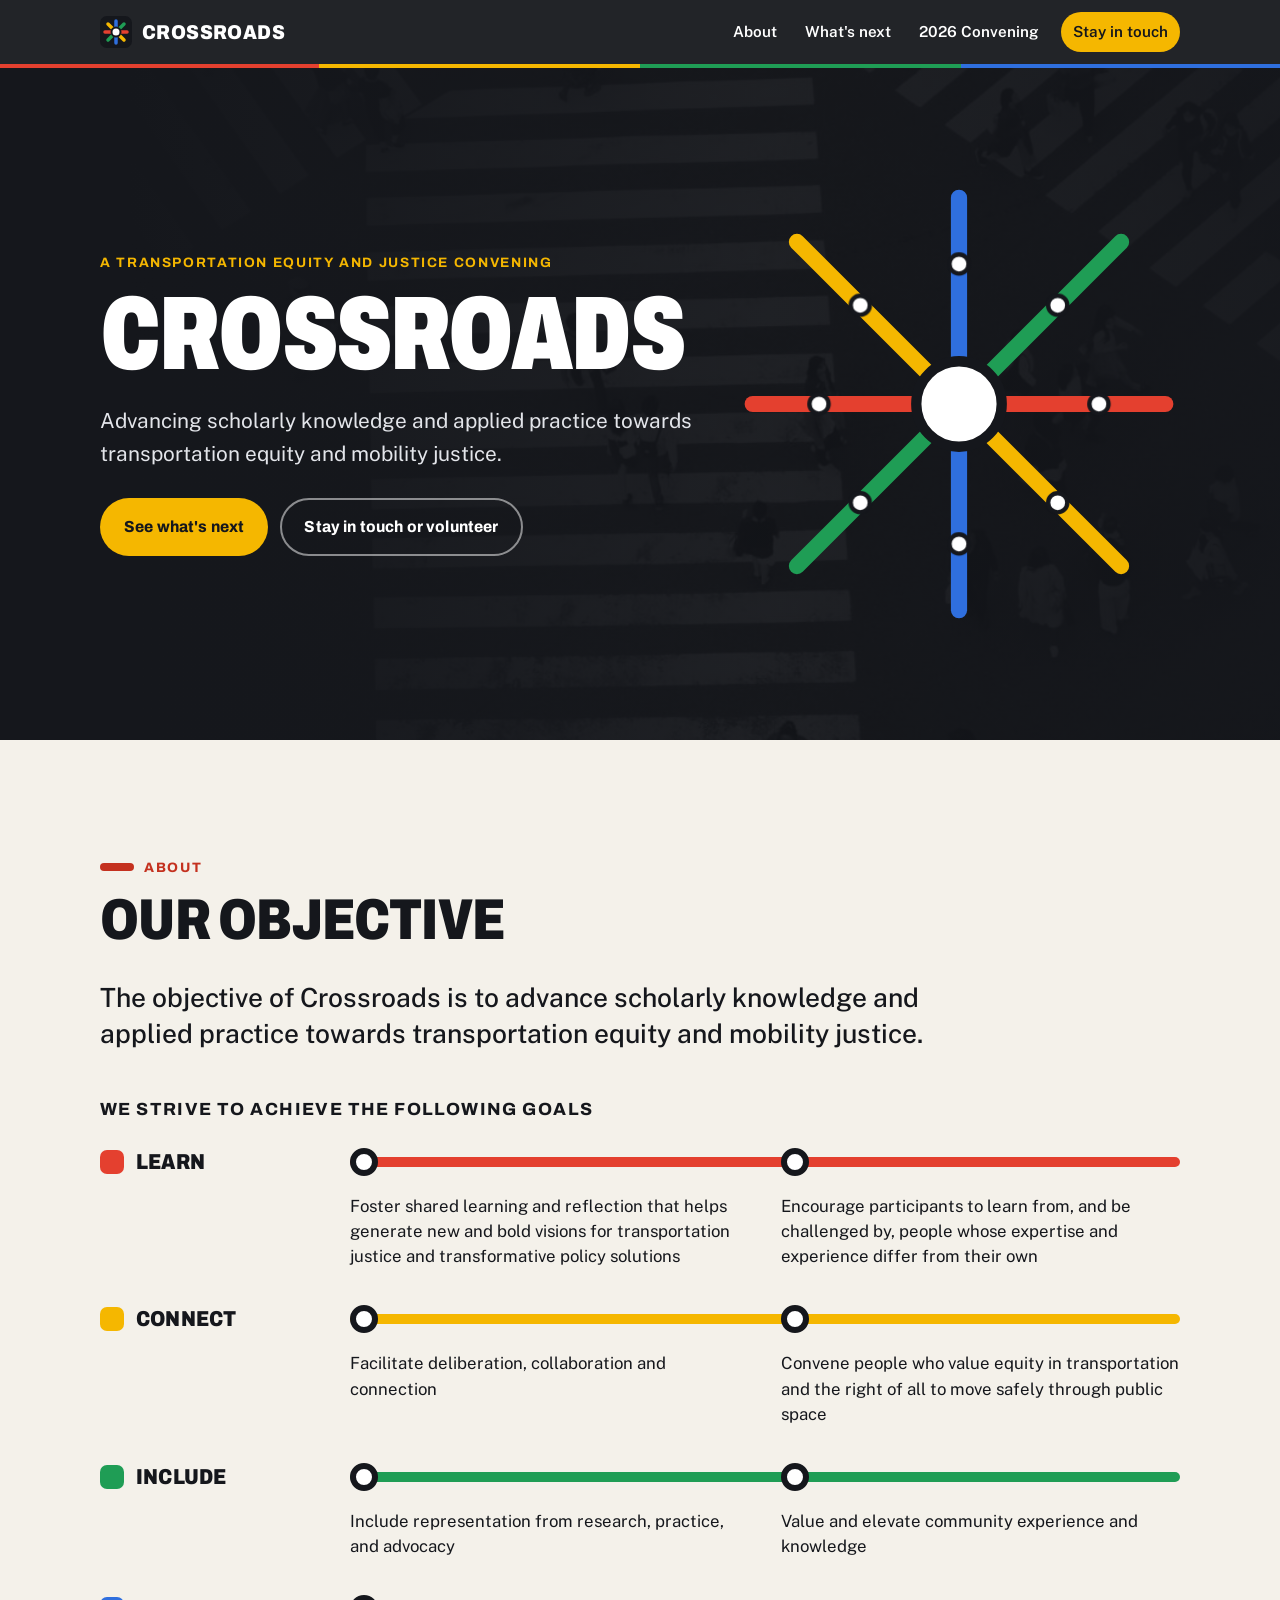
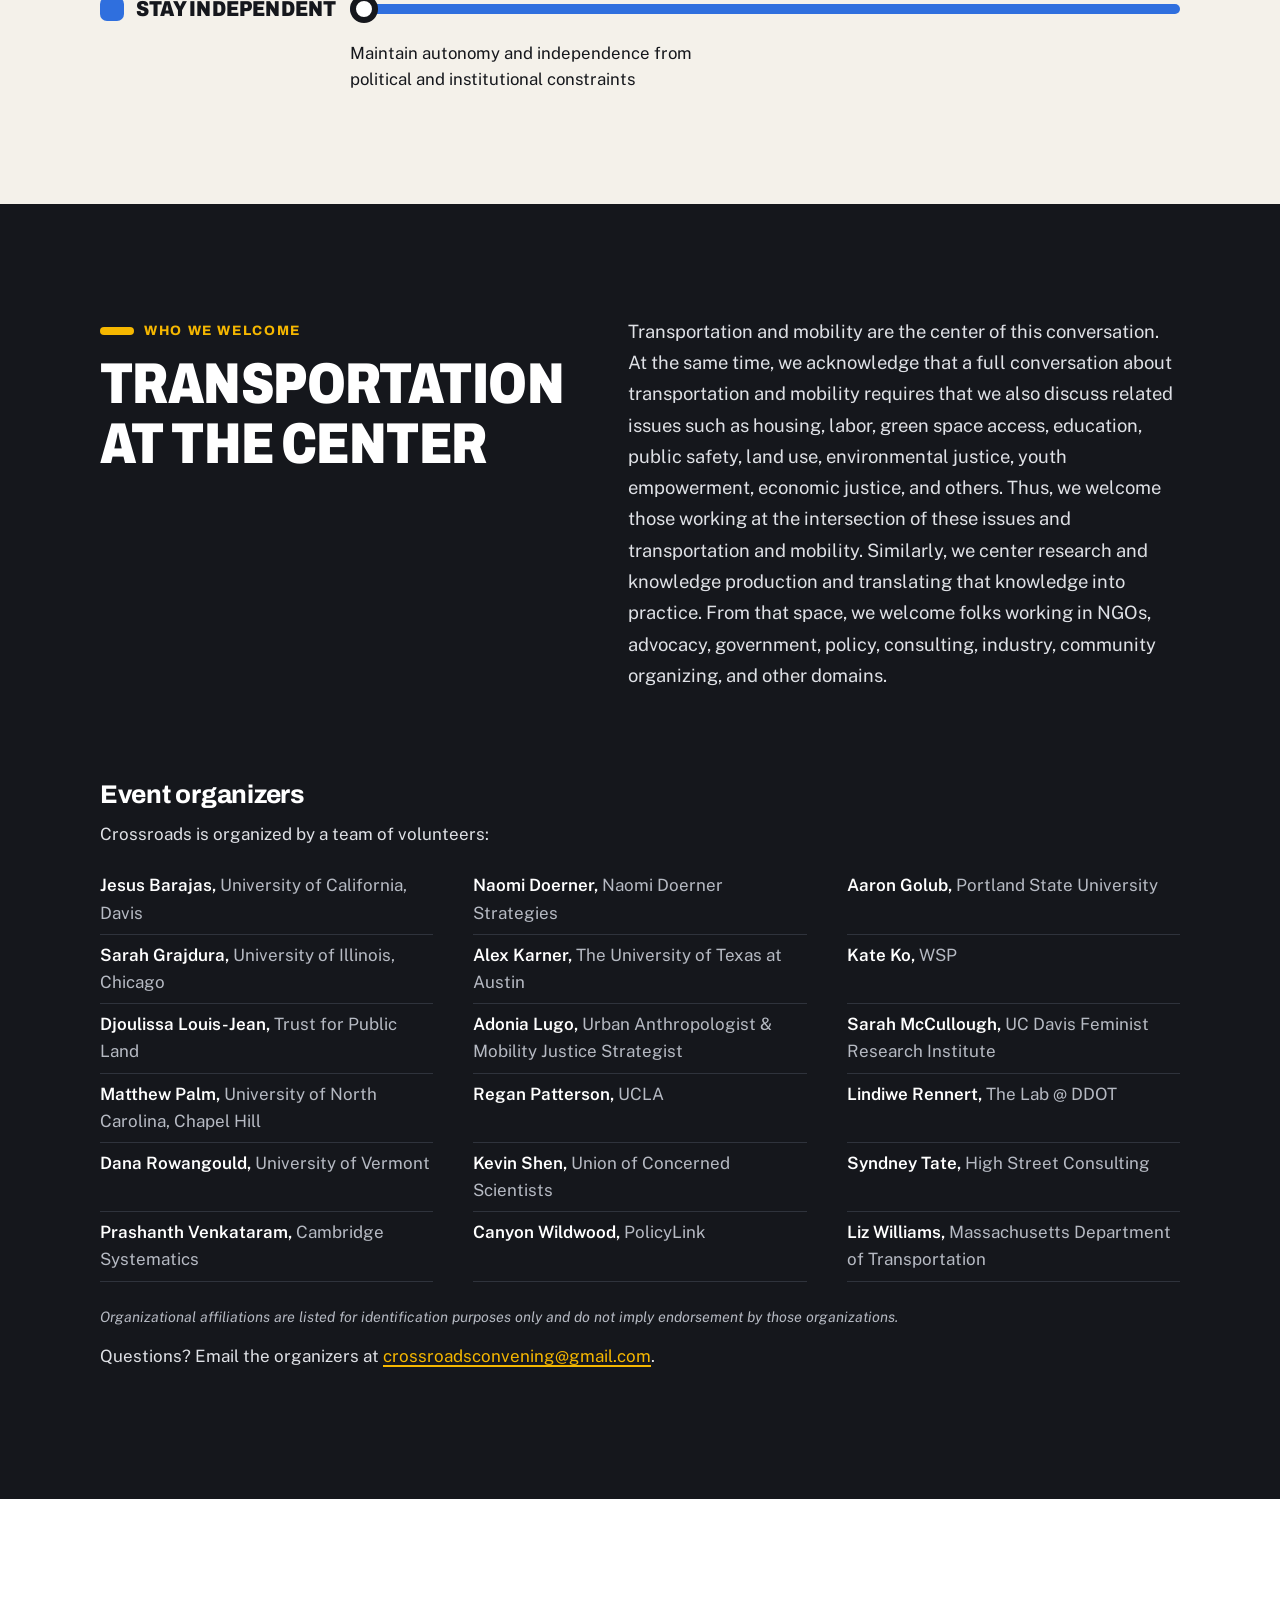
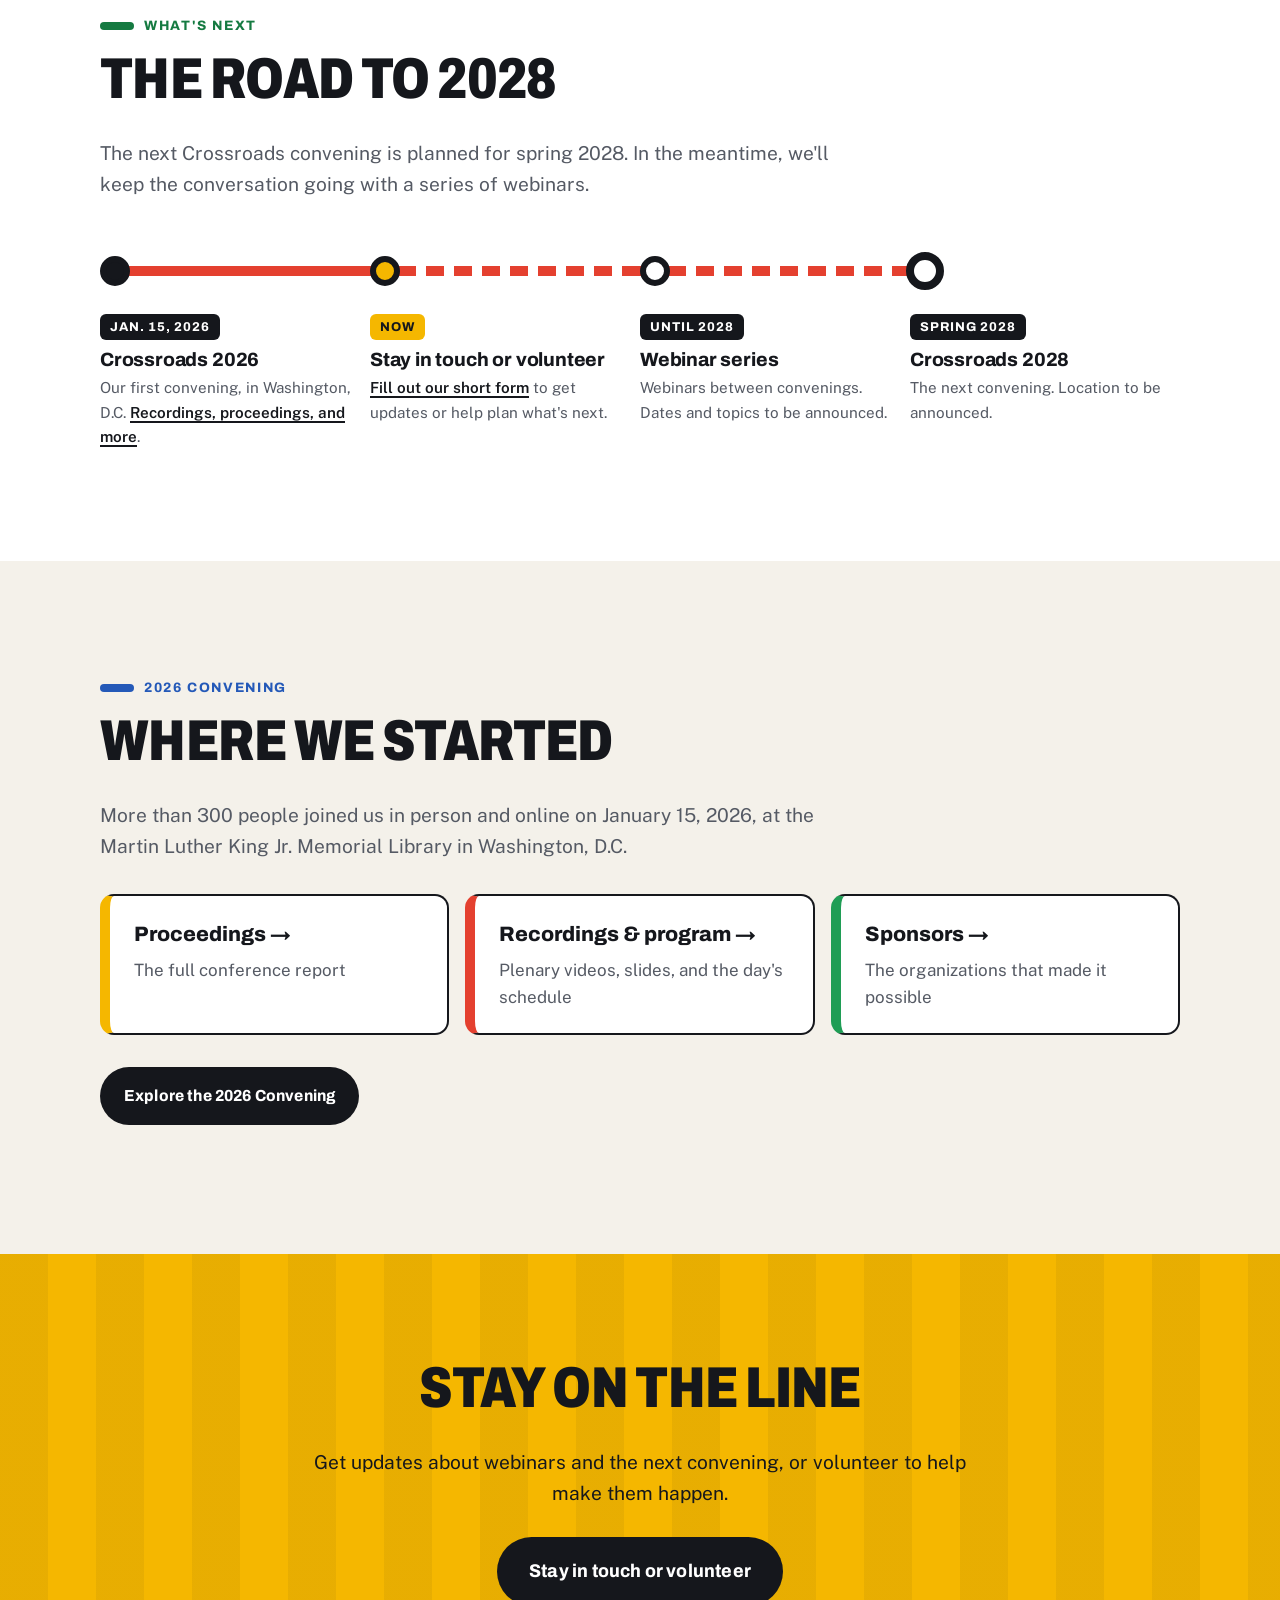
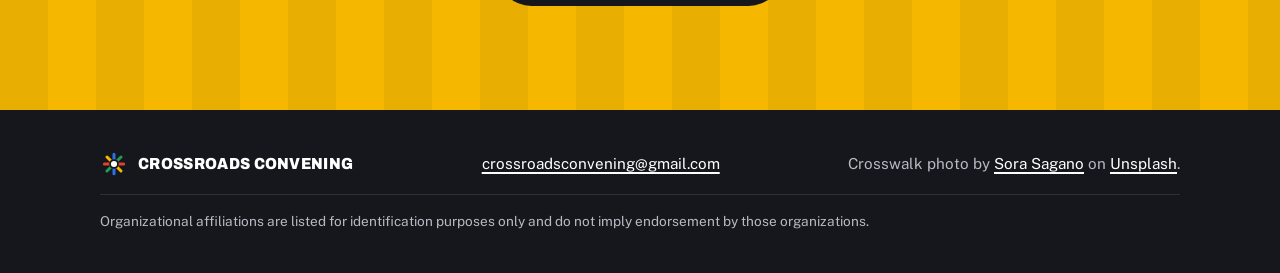
<file: index.html>
<!doctype html>
<html lang="en">
<head>
  <meta charset="utf-8">
  <meta name="viewport" content="width=device-width, initial-scale=1">
  <title>Crossroads: A Transportation Equity and Justice Convening</title>
  <meta name="description" content="Crossroads advances scholarly knowledge and applied practice towards transportation equity and mobility justice.">
  <meta property="og:title" content="Crossroads: A Transportation Equity and Justice Convening">
  <meta property="og:description" content="Advancing scholarly knowledge and applied practice towards transportation equity and mobility justice.">
  <meta property="og:type" content="website">
  <meta property="og:url" content="https://crossroadsconvening.org/">
  <meta property="og:image" content="https://crossroadsconvening.org/assets/img/hero.jpg">
  <link rel="icon" href="assets/img/mark.svg" type="image/svg+xml">
  <link rel="preconnect" href="https://fonts.googleapis.com">
  <link rel="preconnect" href="https://fonts.gstatic.com" crossorigin>
  <link href="https://fonts.googleapis.com/css2?family=Archivo:wdth,wght@62..125,500..900&family=Public+Sans:ital,wght@0,400..700;1,400&display=swap" rel="stylesheet">
  <link rel="stylesheet" href="assets/css/styles.css">
</head>
<body>
  <a class="skip" href="#main">Skip to content</a>

  <header class="topbar">
    <div class="wrap topbar__inner">
      <a class="brand" href="#top" aria-label="Crossroads home">
        <img src="assets/img/mark.svg" alt="" width="32" height="32">
        <span>Crossroads</span>
      </a>
      <button class="menu-toggle" aria-expanded="false" aria-controls="site-nav">Menu</button>
      <nav id="site-nav" class="nav" aria-label="Main">
        <a href="#about">About</a>
        <a href="#next">What's next</a>
        <a href="2026.html">2026 Convening</a>
        <a class="nav__cta" href="#stay-in-touch">Stay in touch</a>
      </nav>
    </div>
  </header>

  <main id="main">
    <!-- HERO -->
    <section class="hero" id="top">
      <div class="wrap hero__inner">
        <div class="hero__text">
          <p class="eyebrow">A Transportation Equity and Justice Convening</p>
          <h1>Crossroads</h1>
          <p class="hero__lede">Advancing scholarly knowledge and applied practice towards transportation equity and mobility justice.</p>
          <div class="hero__actions">
            <a class="btn btn--yellow" href="#next">See what's next</a>
            <a class="btn btn--ghost" href="#stay-in-touch">Stay in touch or volunteer</a>
          </div>
        </div>
        <svg class="hero__map" viewBox="0 0 600 600" role="img" aria-label="Four transit lines meeting at a single station">
          <g class="lines" fill="none" stroke-width="22" stroke-linecap="round">
            <path class="line line--red" d="M20 300H580"/>
            <path class="line line--blue" d="M300 20V580"/>
            <path class="line line--yellow" d="M80 80L520 520"/>
            <path class="line line--green" d="M520 80L80 520"/>
          </g>
          <g class="stops">
            <circle cx="110" cy="300" r="13"/><circle cx="490" cy="300" r="13"/>
            <circle cx="300" cy="110" r="13"/><circle cx="300" cy="490" r="13"/>
            <circle cx="166" cy="166" r="13"/><circle cx="434" cy="434" r="13"/>
            <circle cx="434" cy="166" r="13"/><circle cx="166" cy="434" r="13"/>
          </g>
          <circle class="hub" cx="300" cy="300" r="58"/>
        </svg>
      </div>
    </section>

    <!-- ABOUT / OBJECTIVE -->
    <section class="section section--paper" id="about" aria-labelledby="about-title">
      <div class="wrap">
        <p class="kicker kicker--red">About</p>
        <h2 id="about-title">Our objective</h2>
        <p class="lede lede--strong">The objective of Crossroads is to advance scholarly knowledge and applied practice towards transportation equity and mobility justice.</p>

        <h3 class="subhead">We strive to achieve the following goals</h3>
        <!-- Goals grouped into four themes, one per line color in the logo -->
        <div class="goal-lines">
          <section class="goal-line goal-line--red" aria-labelledby="line-learn">
            <h4 class="goal-line__name" id="line-learn">Learn</h4>
            <ul>
              <li>Foster shared learning and reflection that helps generate new and bold visions for transportation justice and transformative policy solutions</li>
              <li>Encourage participants to learn from, and be challenged by, people whose expertise and experience differ from their own</li>
            </ul>
          </section>
          <section class="goal-line goal-line--yellow" aria-labelledby="line-connect">
            <h4 class="goal-line__name" id="line-connect">Connect</h4>
            <ul>
              <li>Facilitate deliberation, collaboration and connection</li>
              <li>Convene people who value equity in transportation and the right of all to move safely through public space</li>
            </ul>
          </section>
          <section class="goal-line goal-line--green" aria-labelledby="line-include">
            <h4 class="goal-line__name" id="line-include">Include</h4>
            <ul>
              <li>Include representation from research, practice, and advocacy</li>
              <li>Value and elevate community experience and knowledge</li>
            </ul>
          </section>
          <section class="goal-line goal-line--blue" aria-labelledby="line-independent">
            <h4 class="goal-line__name" id="line-independent">Stay independent</h4>
            <ul>
              <li>Maintain autonomy and independence from political and institutional constraints</li>
            </ul>
          </section>
        </div>
      </div>
    </section>

    <!-- WHO WE WELCOME / WHO WE ARE -->
    <section class="section section--dark" id="who" aria-labelledby="who-title">
      <div class="wrap grid-2">
        <div>
          <p class="kicker kicker--yellow">Who we welcome</p>
          <h2 id="who-title">Transportation at the center</h2>
        </div>
        <div class="prose prose--lead">
          <p>Transportation and mobility are the center of this conversation. At the same time, we acknowledge that a full conversation about transportation and mobility requires that we also discuss related issues such as housing, labor, green space access, education, public safety, land use, environmental justice, youth empowerment, economic justice, and others. Thus, we welcome those working at the intersection of these issues and transportation and mobility. Similarly, we center research and knowledge production and translating that knowledge into practice. From that space, we welcome folks working in NGOs, advocacy, government, policy, consulting, industry, community organizing, and other domains.</p>
        </div>
      </div>

      <div class="wrap organizers prose">
        <h3 id="organizers">Event organizers</h3>
        <p>Crossroads is organized by a team of volunteers:</p>
        <ul class="people">
          <li>Jesus Barajas, <span>University of California, Davis</span></li>
          <li>Naomi Doerner, <span>Naomi Doerner Strategies</span></li>
          <li>Aaron Golub, <span>Portland State University</span></li>
          <li>Sarah Grajdura, <span>University of Illinois, Chicago</span></li>
          <li>Alex Karner, <span>The University of Texas at Austin</span></li>
          <li>Kate Ko, <span>WSP</span></li>
          <li>Djoulissa Louis-Jean, <span>Trust for Public Land</span></li>
          <li>Adonia Lugo, <span>Urban Anthropologist &amp; Mobility Justice Strategist</span></li>
          <li>Sarah McCullough, <span>UC Davis Feminist Research Institute</span></li>
          <li>Matthew Palm, <span>University of North Carolina, Chapel Hill</span></li>
          <li>Regan Patterson, <span>UCLA</span></li>
          <li>Lindiwe Rennert, <span>The Lab @ DDOT</span></li>
          <li>Dana Rowangould, <span>University of Vermont</span></li>
          <li>Kevin Shen, <span>Union of Concerned Scientists</span></li>
          <li>Syndney Tate, <span>High Street Consulting</span></li>
          <li>Prashanth Venkataram, <span>Cambridge Systematics</span></li>
          <li>Canyon Wildwood, <span>PolicyLink</span></li>
          <li>Liz Williams, <span>Massachusetts Department of Transportation</span></li>
        </ul>
        <p class="disclaimer">Organizational affiliations are listed for identification purposes only and do not imply endorsement by those organizations.</p>
        <p>Questions? Email the organizers at <a href="mailto:crossroadsconvening@gmail.com">crossroadsconvening@gmail.com</a>.</p>
      </div>
    </section>

    <!-- WHAT'S NEXT / TIMELINE -->
    <section class="section section--white" id="next" aria-labelledby="next-title">
      <div class="wrap">
        <p class="kicker kicker--green">What's next</p>
        <h2 id="next-title">The road to 2028</h2>
        <p class="lede">The next Crossroads convening is planned for spring 2028. In the meantime, we'll keep the conversation going with a series of webinars.</p>

        <!-- TIMELINE: edit the stops below. Use class "stop--done" for past stops and "stop--now" for the current one. -->
        <ol class="route">
          <li class="stop stop--done">
            <span class="stop__when">Jan. 15, 2026</span>
            <h3 class="stop__title">Crossroads 2026</h3>
            <p>Our first convening, in Washington, D.C. <a href="2026.html">Recordings, proceedings, and more</a>.</p>
          </li>
          <li class="stop stop--now">
            <span class="stop__when">Now</span>
            <h3 class="stop__title">Stay in touch or volunteer</h3>
            <p><a href="https://forms.gle/WN1tqSvrnoCo23718">Fill out our short form</a> to get updates or help plan what's next.</p>
          </li>
          <li class="stop">
            <span class="stop__when">Until 2028</span>
            <h3 class="stop__title">Webinar series</h3>
            <p>Webinars between convenings. Dates and topics to be announced.</p>
          </li>
          <li class="stop stop--terminal">
            <span class="stop__when">Spring 2028</span>
            <h3 class="stop__title">Crossroads 2028</h3>
            <p>The next convening. Location to be announced.</p>
          </li>
        </ol>
      </div>
    </section>

    <!-- 2026 CONVENING (summary; full details on 2026.html) -->
    <section class="section section--paper" id="convening-2026" aria-labelledby="c2026-title">
      <div class="wrap">
        <p class="kicker kicker--blue">2026 Convening</p>
        <h2 id="c2026-title">Where we started</h2>
        <p class="lede">More than 300 people joined us in person and online on January 15, 2026, at the Martin Luther King Jr. Memorial Library in Washington, D.C.</p>
        <ul class="link-cards">
          <li><a class="link-card link-card--yellow" href="proceedings.html"><span class="link-card__title">Proceedings</span><span>The full conference report</span></a></li>
          <li><a class="link-card link-card--red" href="2026.html#recordings"><span class="link-card__title">Recordings &amp; program</span><span>Plenary videos, slides, and the day's schedule</span></a></li>
          <li><a class="link-card link-card--green" href="2026.html#sponsors"><span class="link-card__title">Sponsors</span><span>The organizations that made it possible</span></a></li>
        </ul>
        <p><a class="btn btn--dark" href="2026.html">Explore the 2026 Convening</a></p>
      </div>
    </section>

    <!-- STAY IN TOUCH -->
    <section class="cta" id="stay-in-touch" aria-labelledby="cta-title">
      <div class="wrap cta__inner">
        <h2 id="cta-title">Stay on the line</h2>
        <p>Get updates about webinars and the next convening, or volunteer to help make them happen.</p>
        <a class="btn btn--yellow btn--lg" href="https://forms.gle/WN1tqSvrnoCo23718">Stay in touch or volunteer</a>
      </div>
    </section>
  </main>

  <footer class="footer">
    <div class="wrap footer__inner">
      <div class="brand brand--footer">
        <img src="assets/img/mark.svg" alt="" width="28" height="28">
        <span>Crossroads Convening</span>
      </div>
      <p><a href="mailto:crossroadsconvening@gmail.com">crossroadsconvening@gmail.com</a></p>
      <p class="footer__credit">Crosswalk photo by <a href="https://unsplash.com/@sorasagano">Sora Sagano</a> on <a href="https://unsplash.com/photos/people-walking-on-street-MKE7NKsaBZM">Unsplash</a>.</p>
      <p class="footer__disclaimer">Organizational affiliations are listed for identification purposes only and do not imply endorsement by those organizations.</p>
    </div>
  </footer>

  <script src="assets/js/main.js" defer></script>
</body>
</html>
</file>
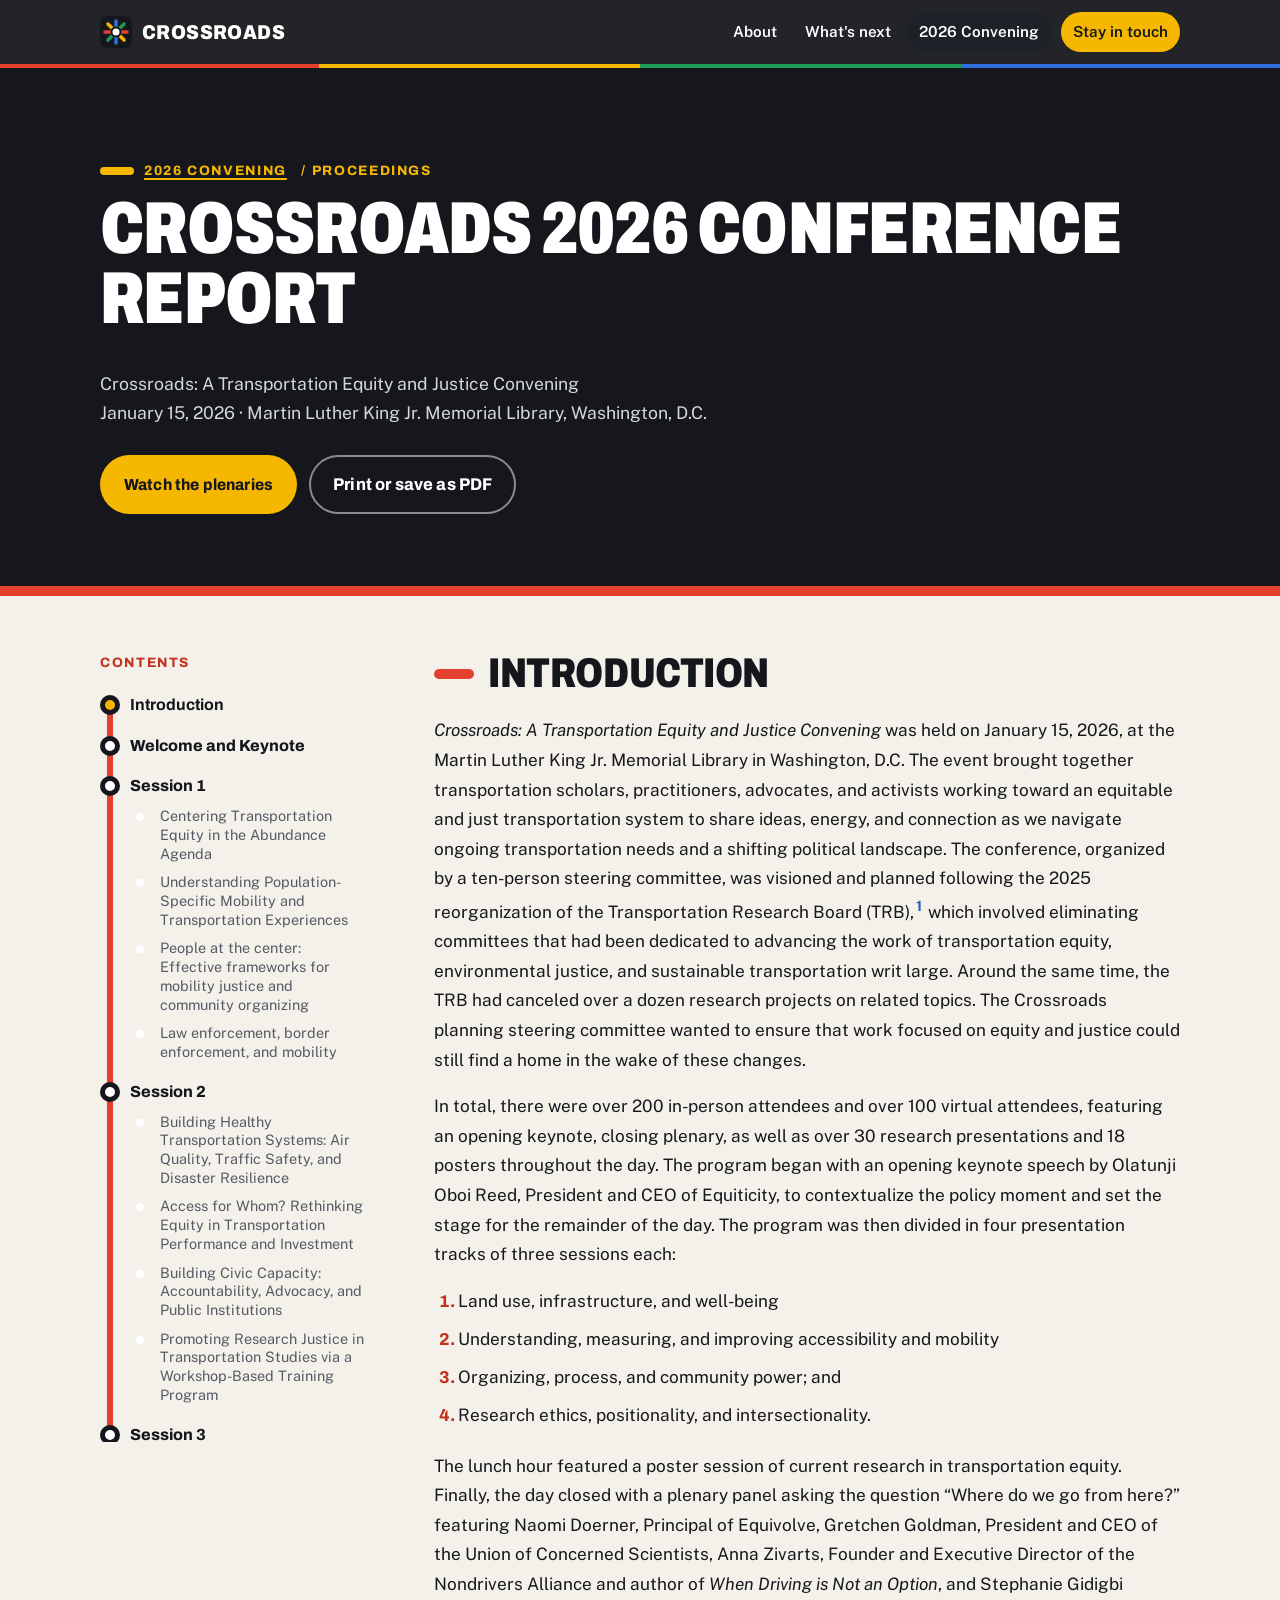
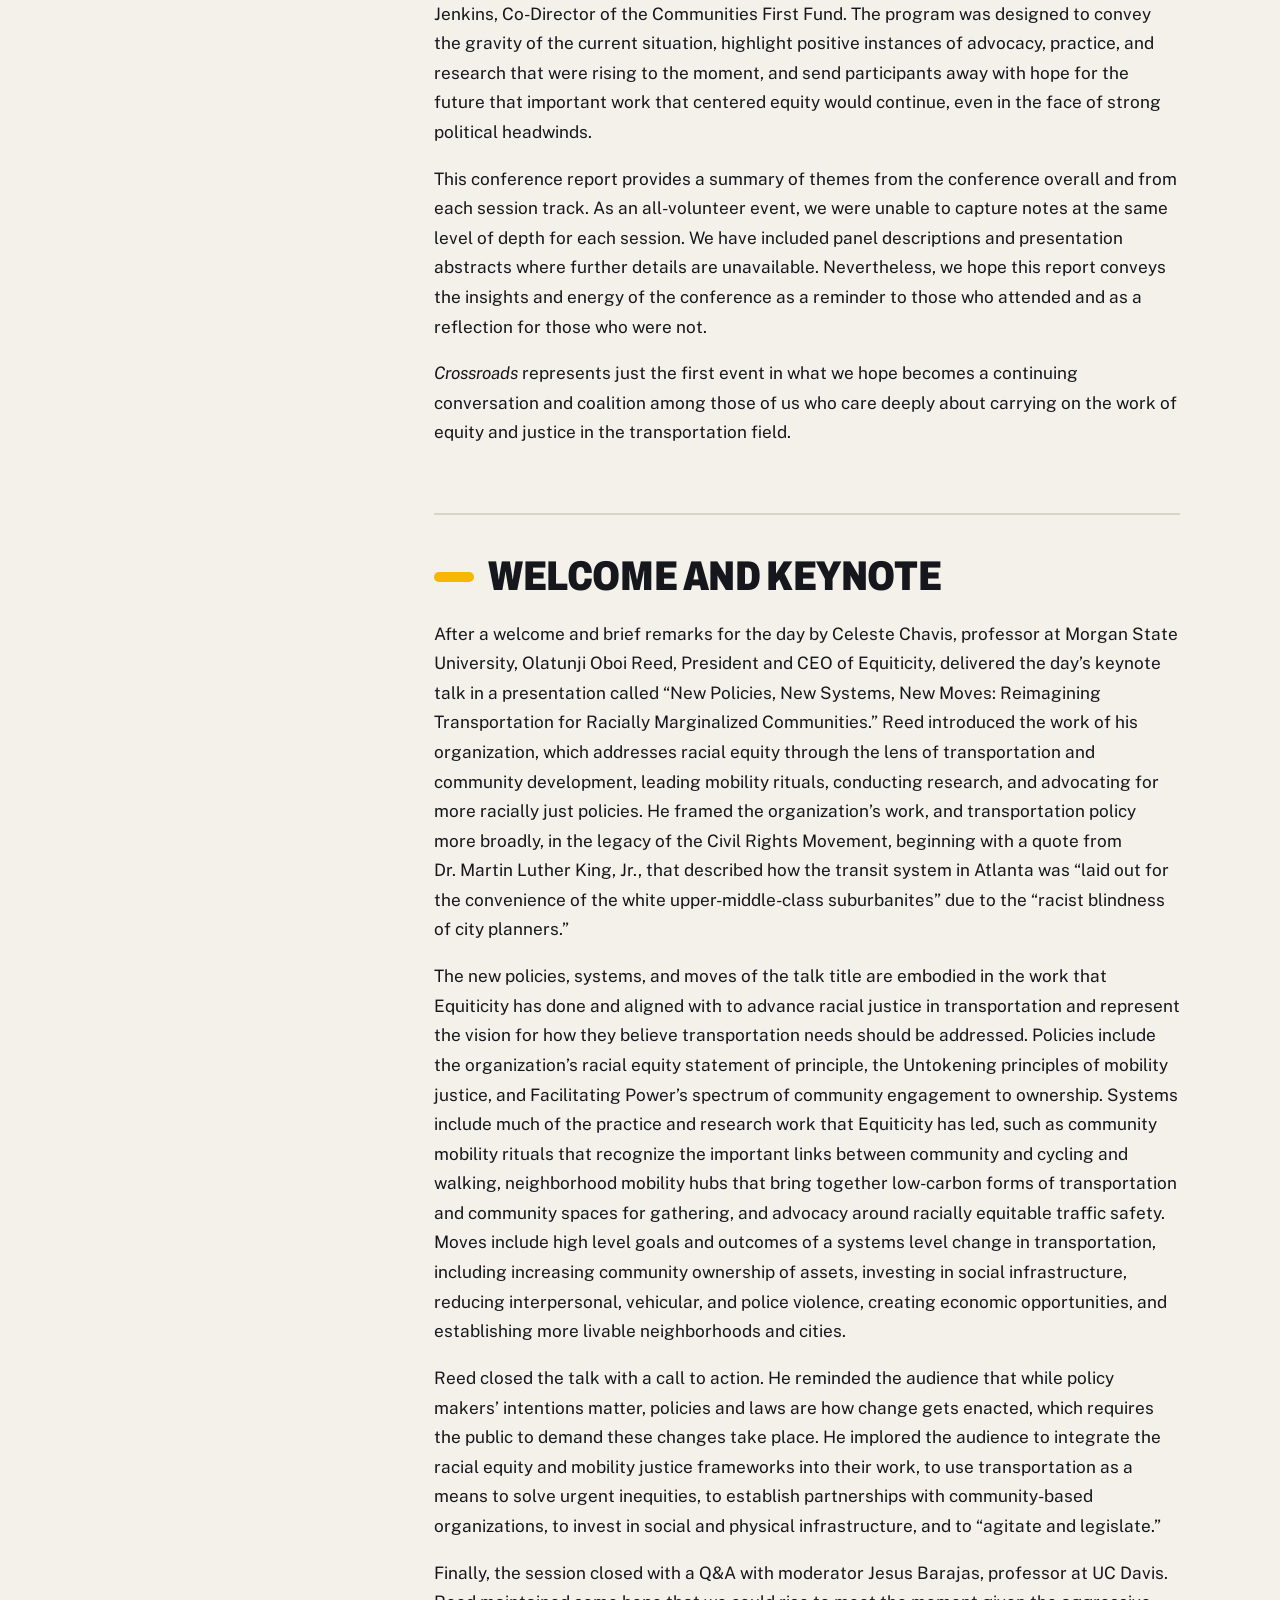
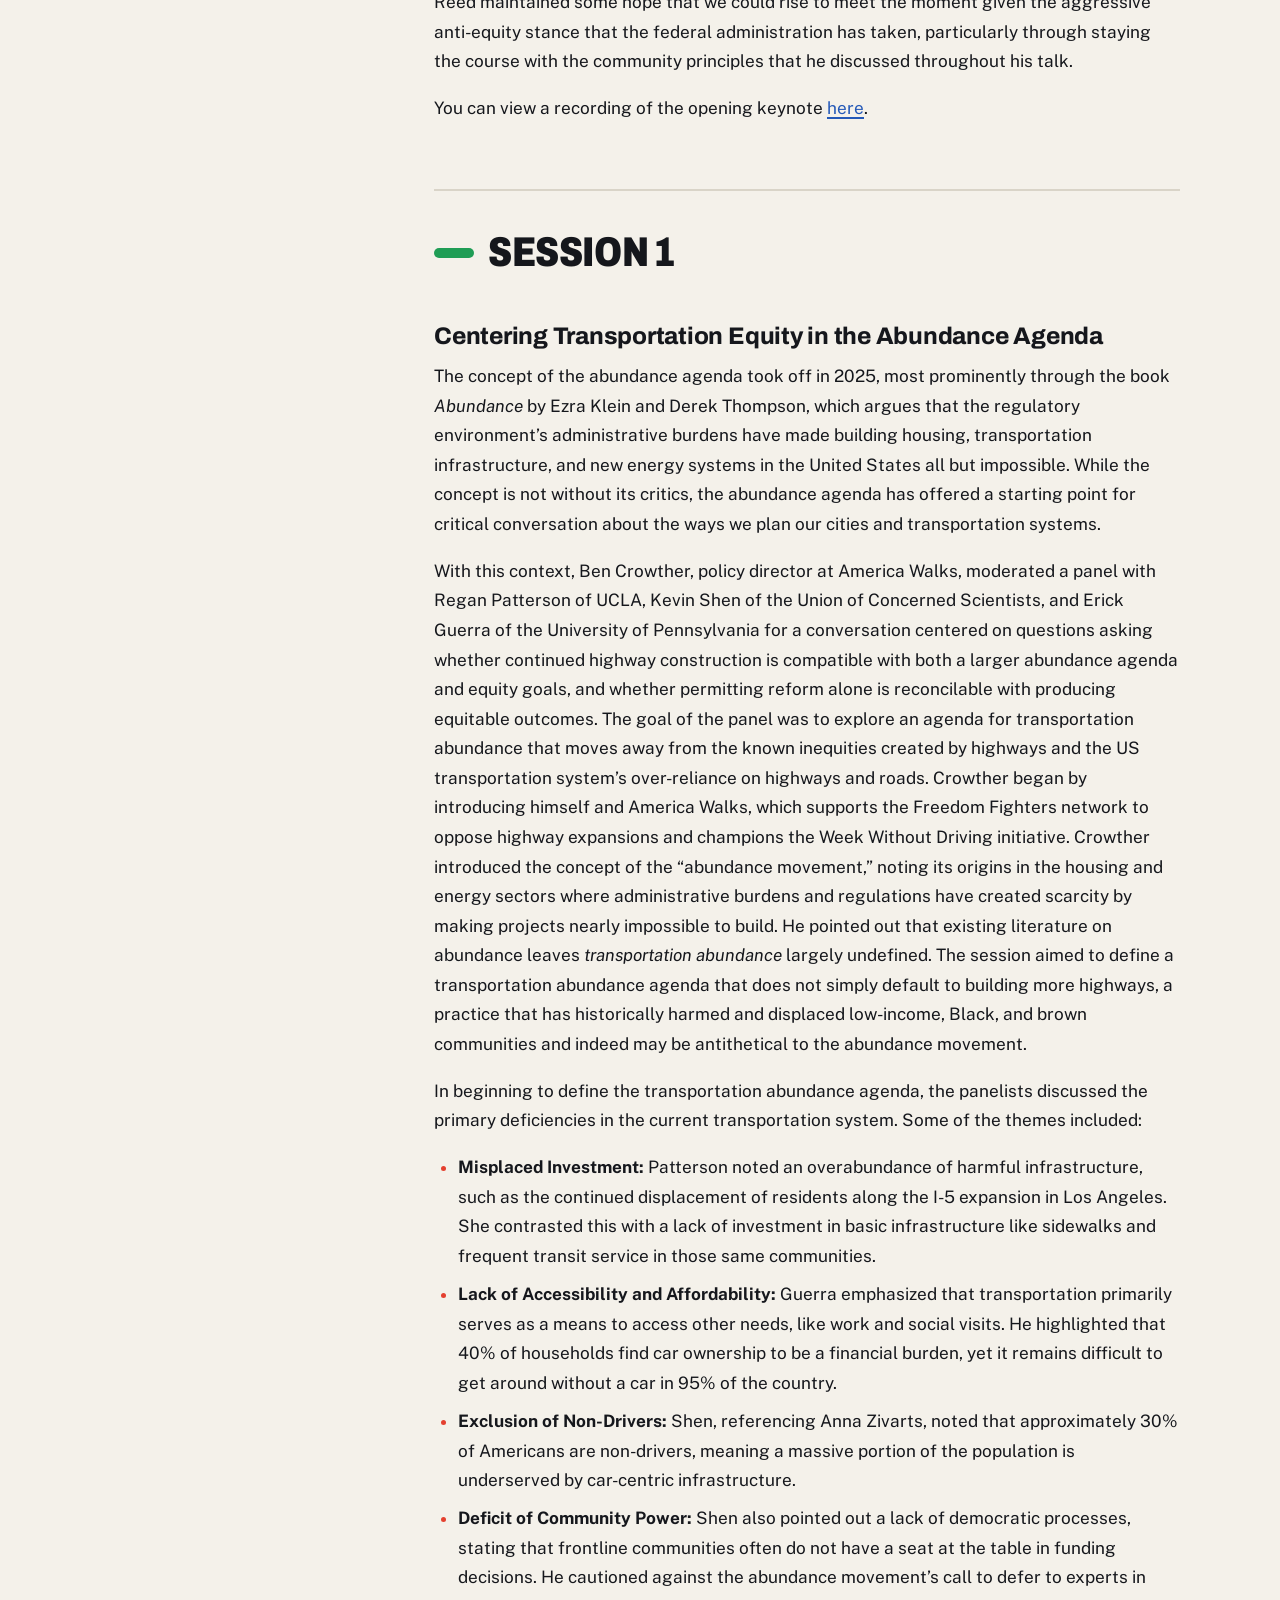
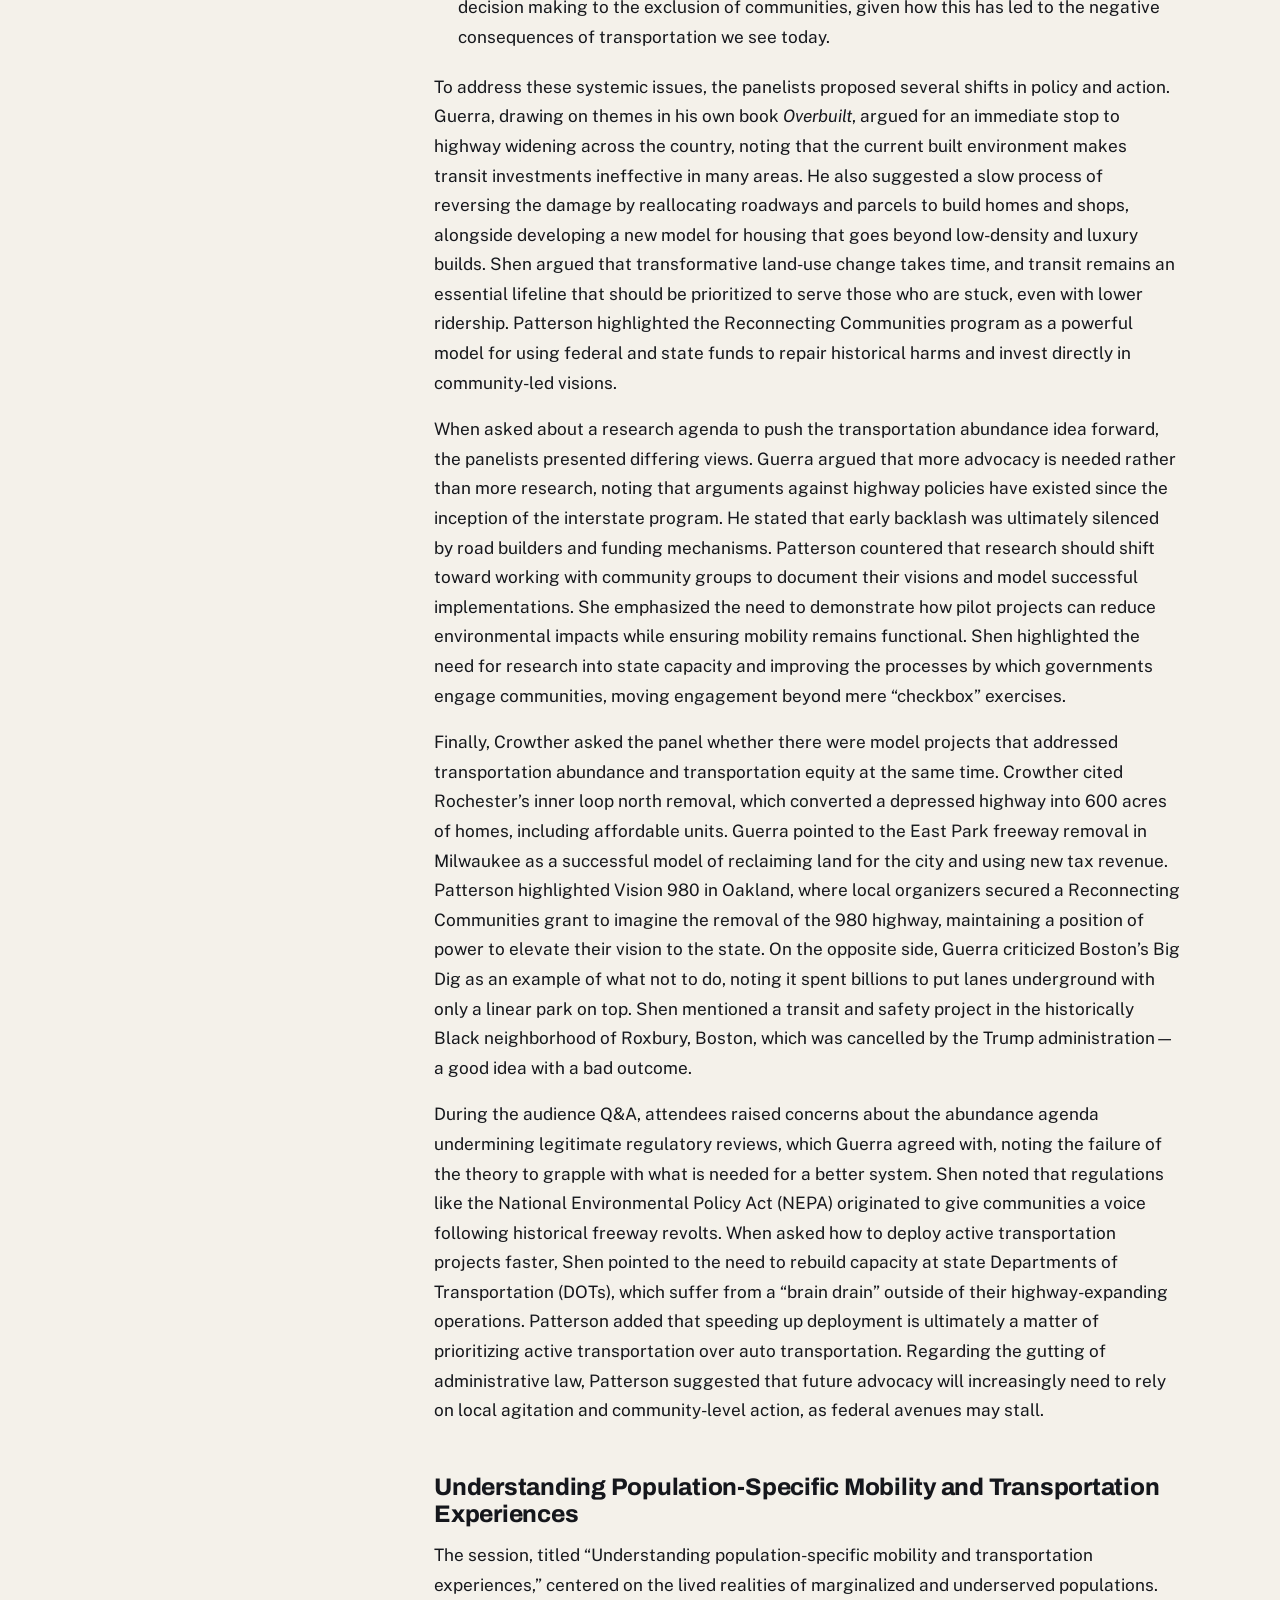
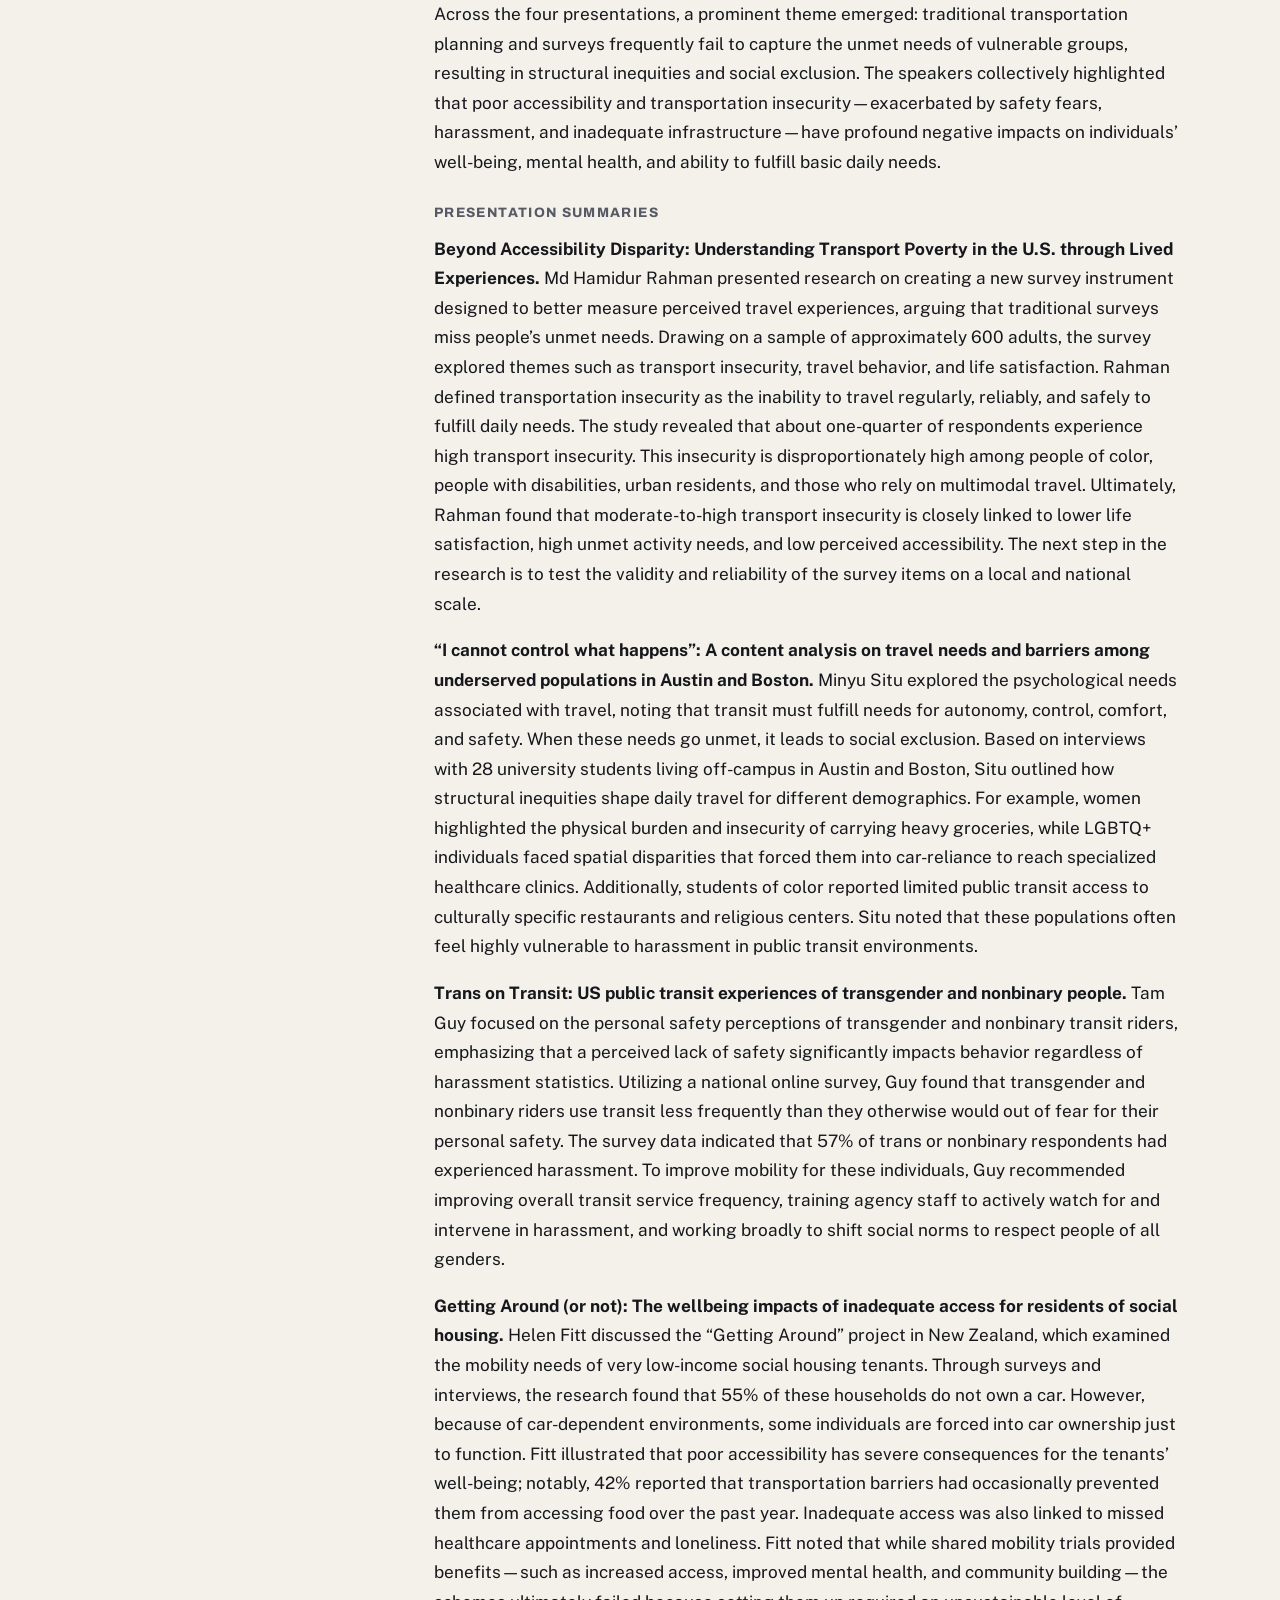
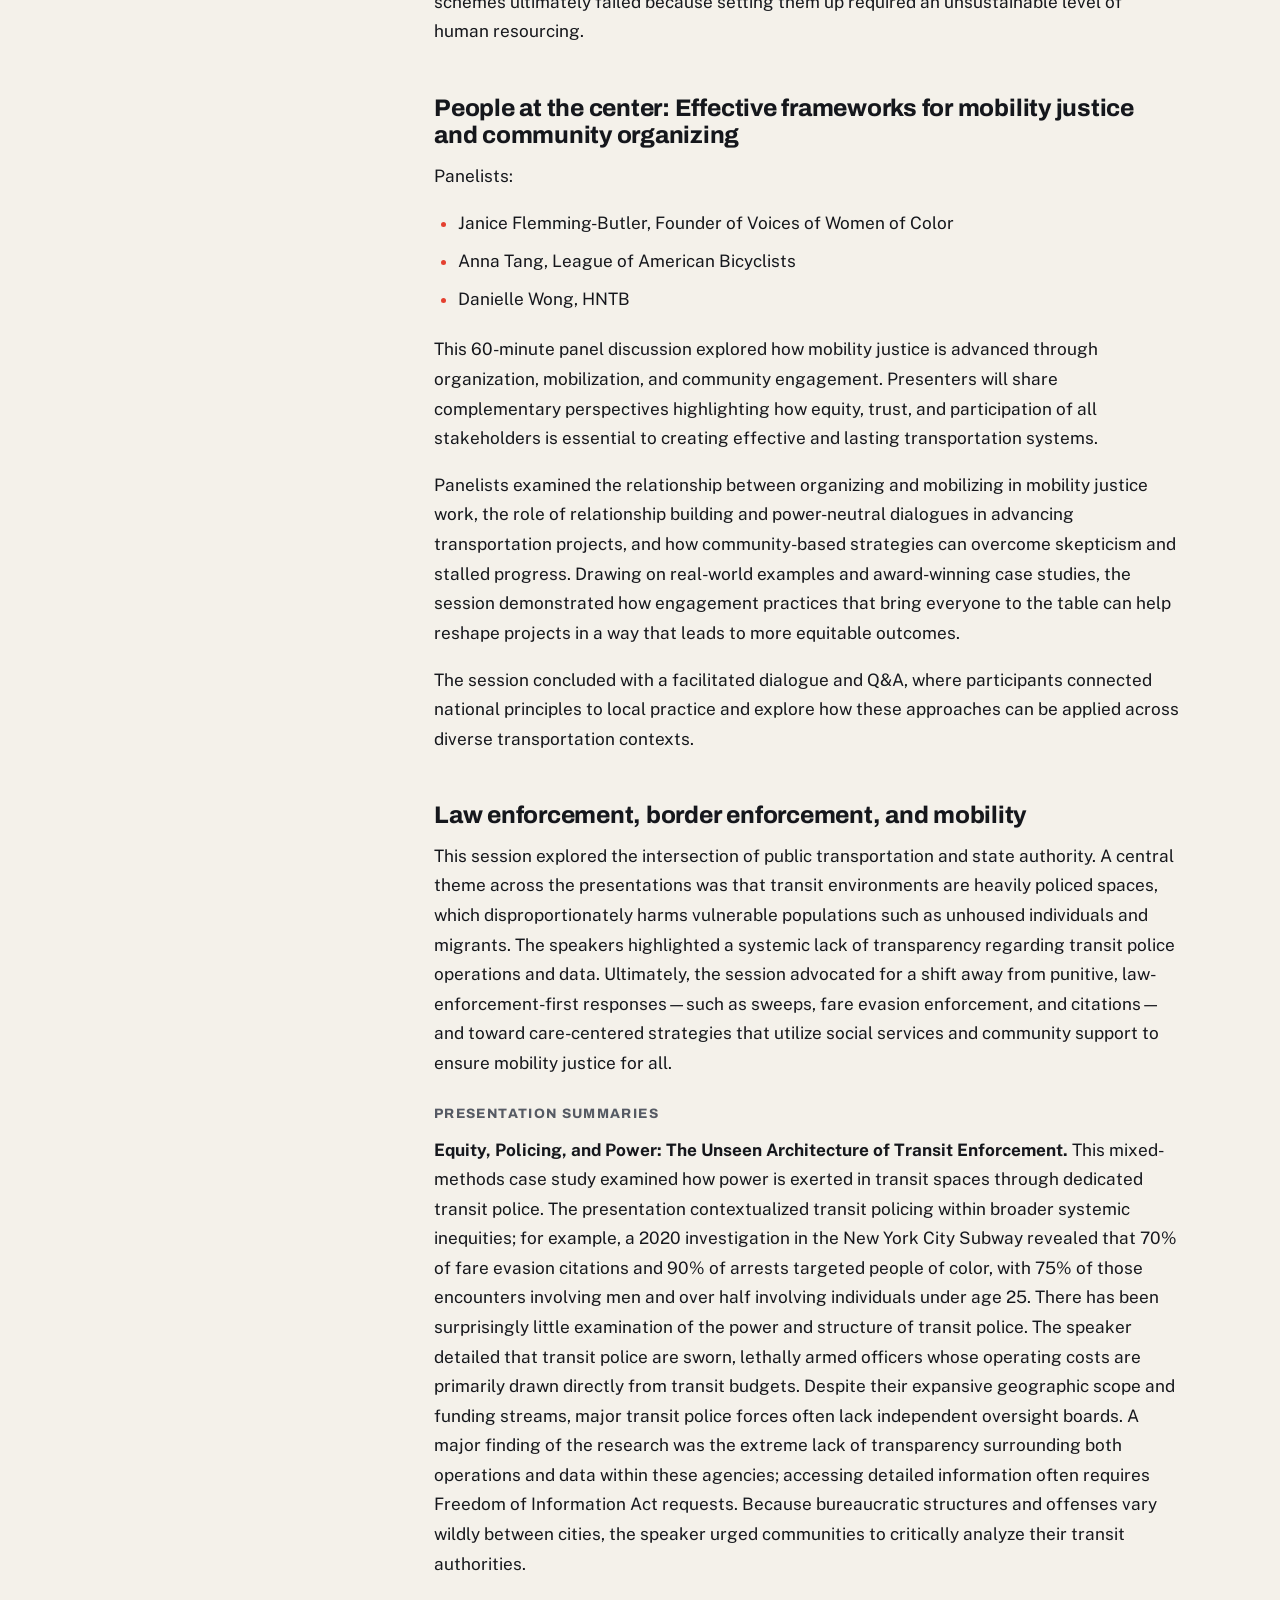
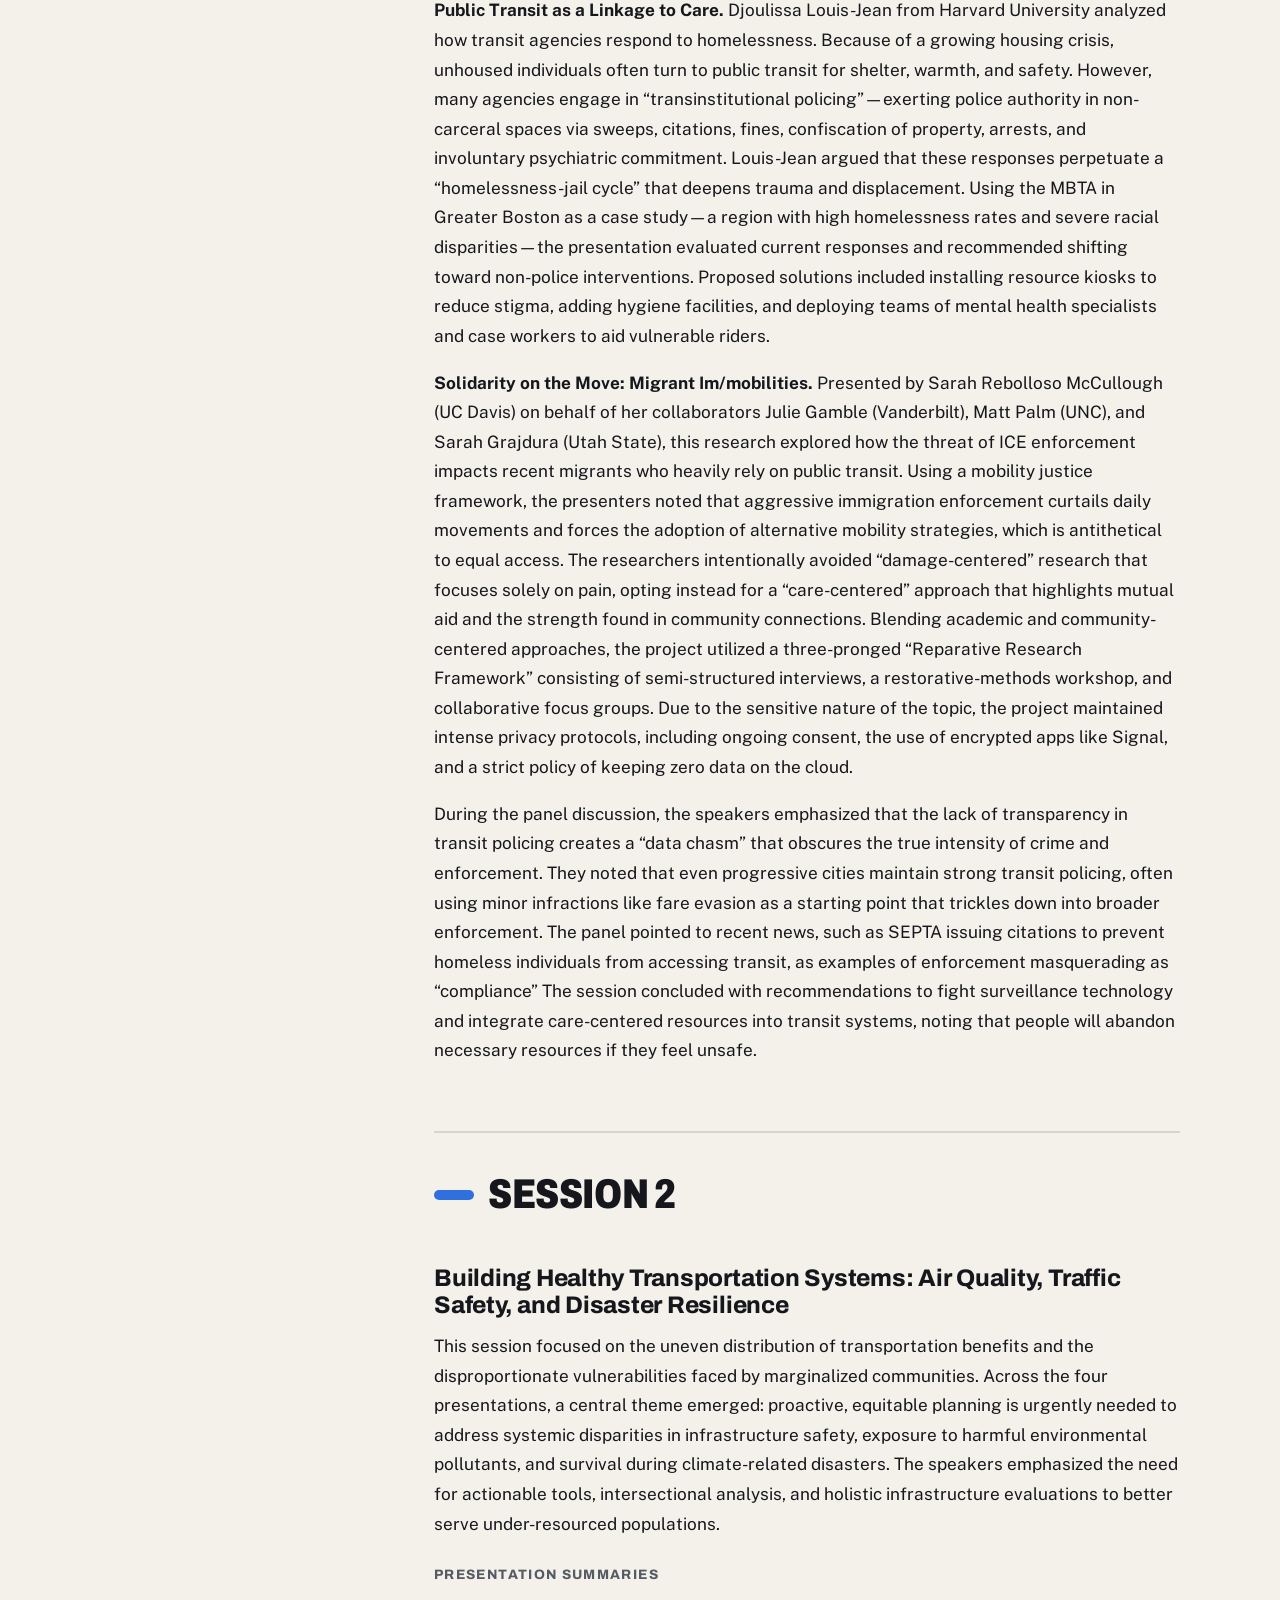
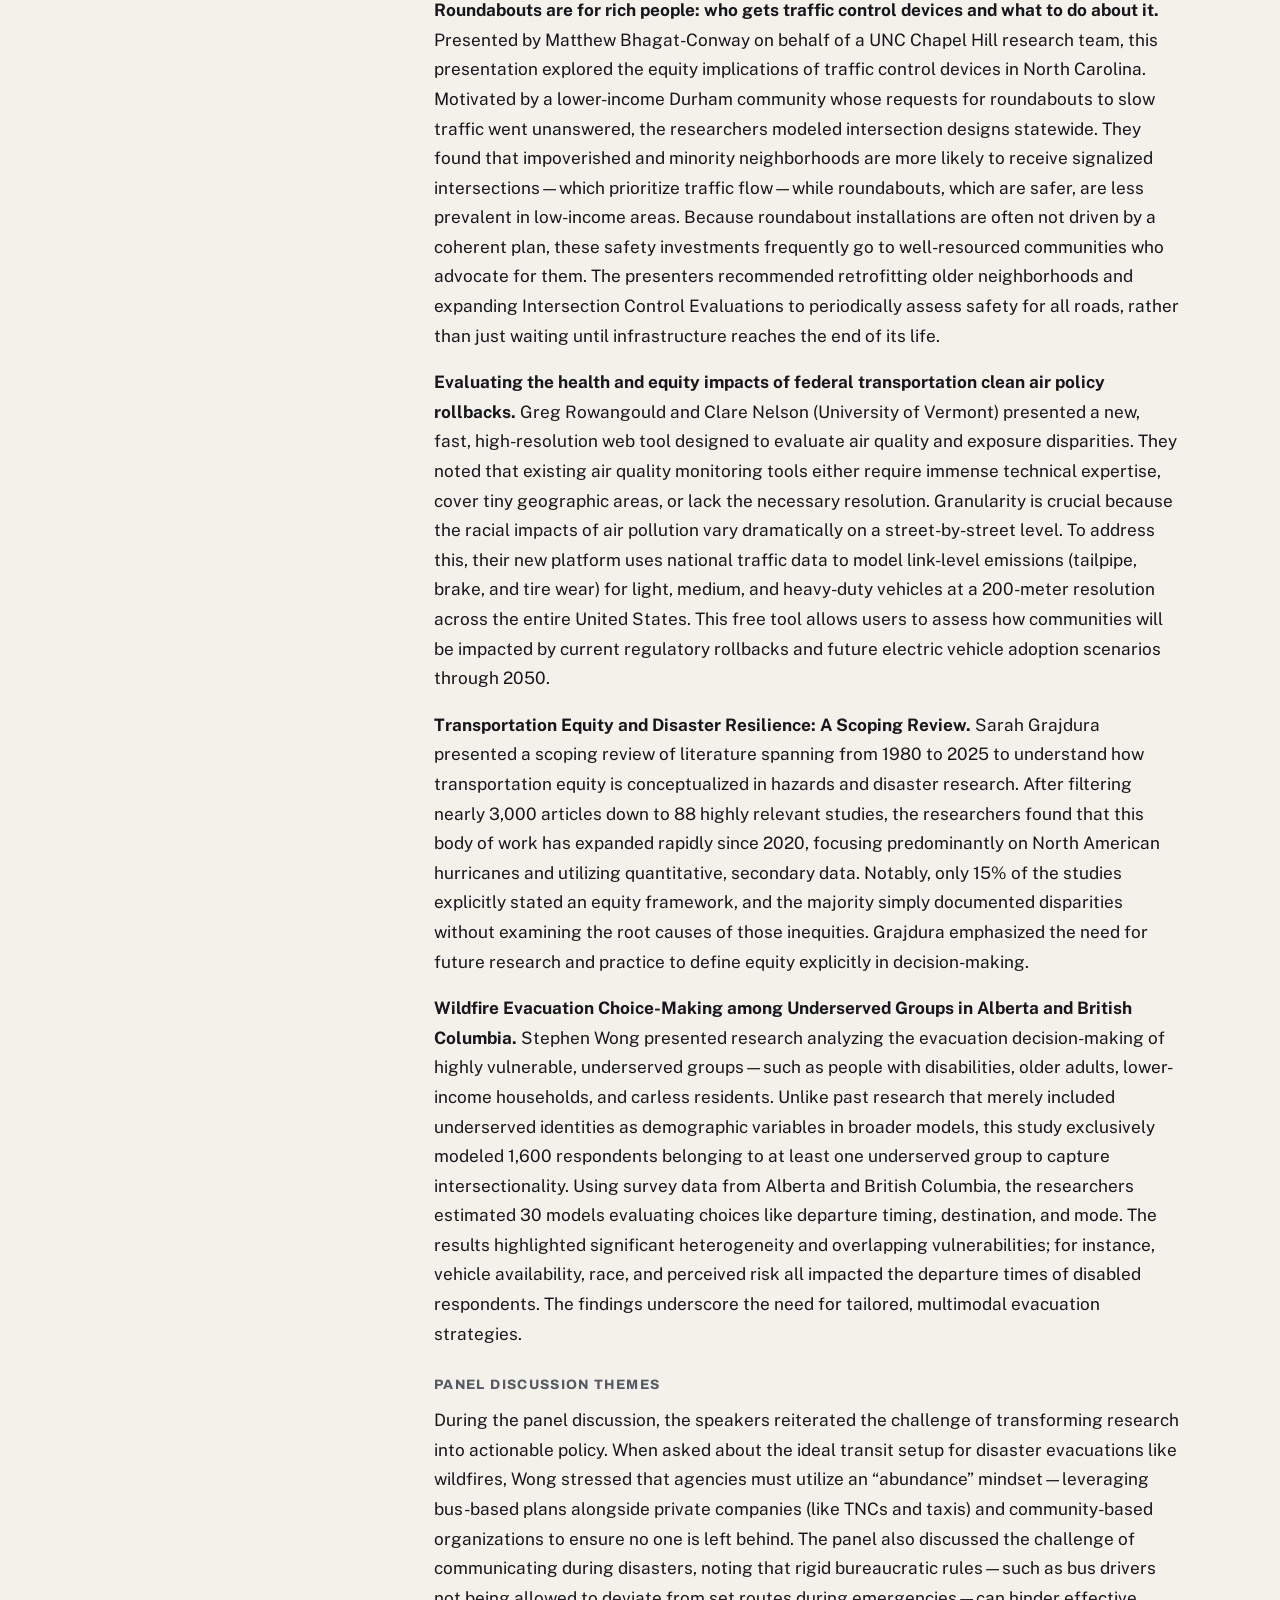
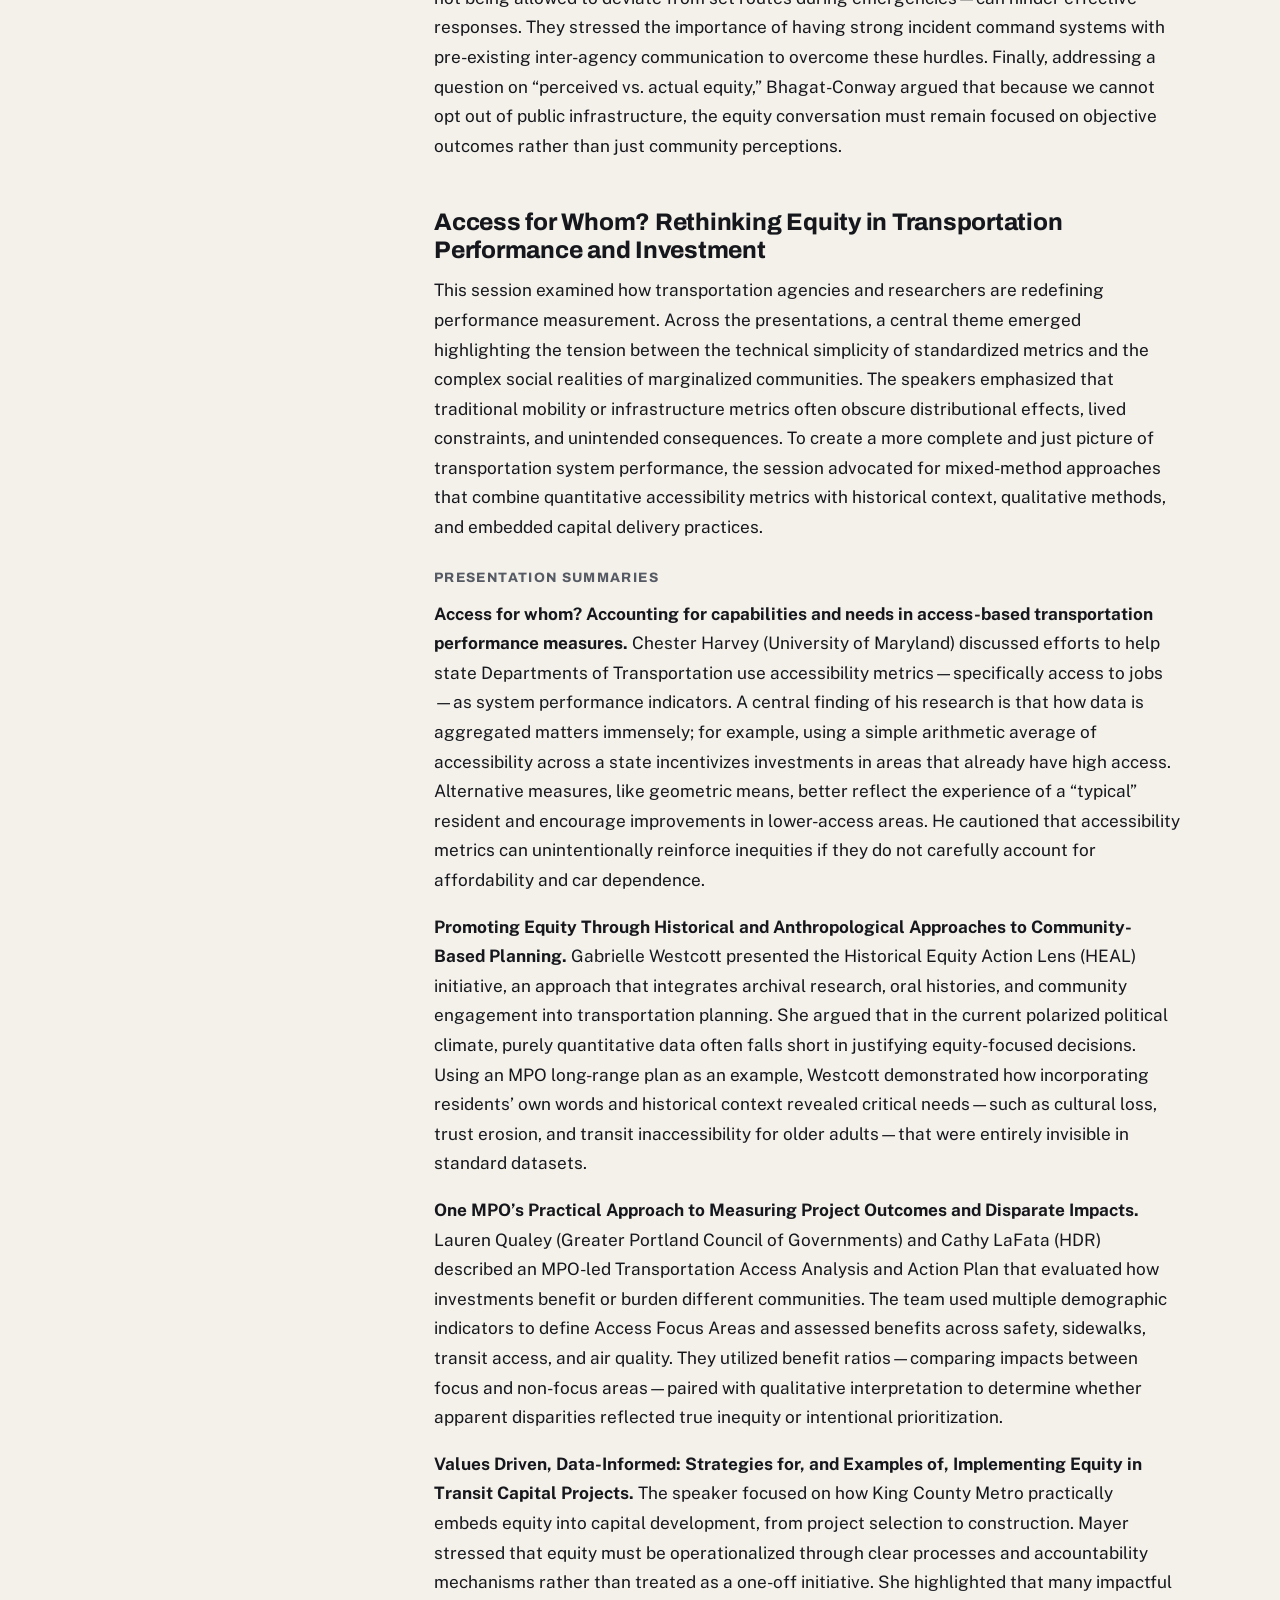
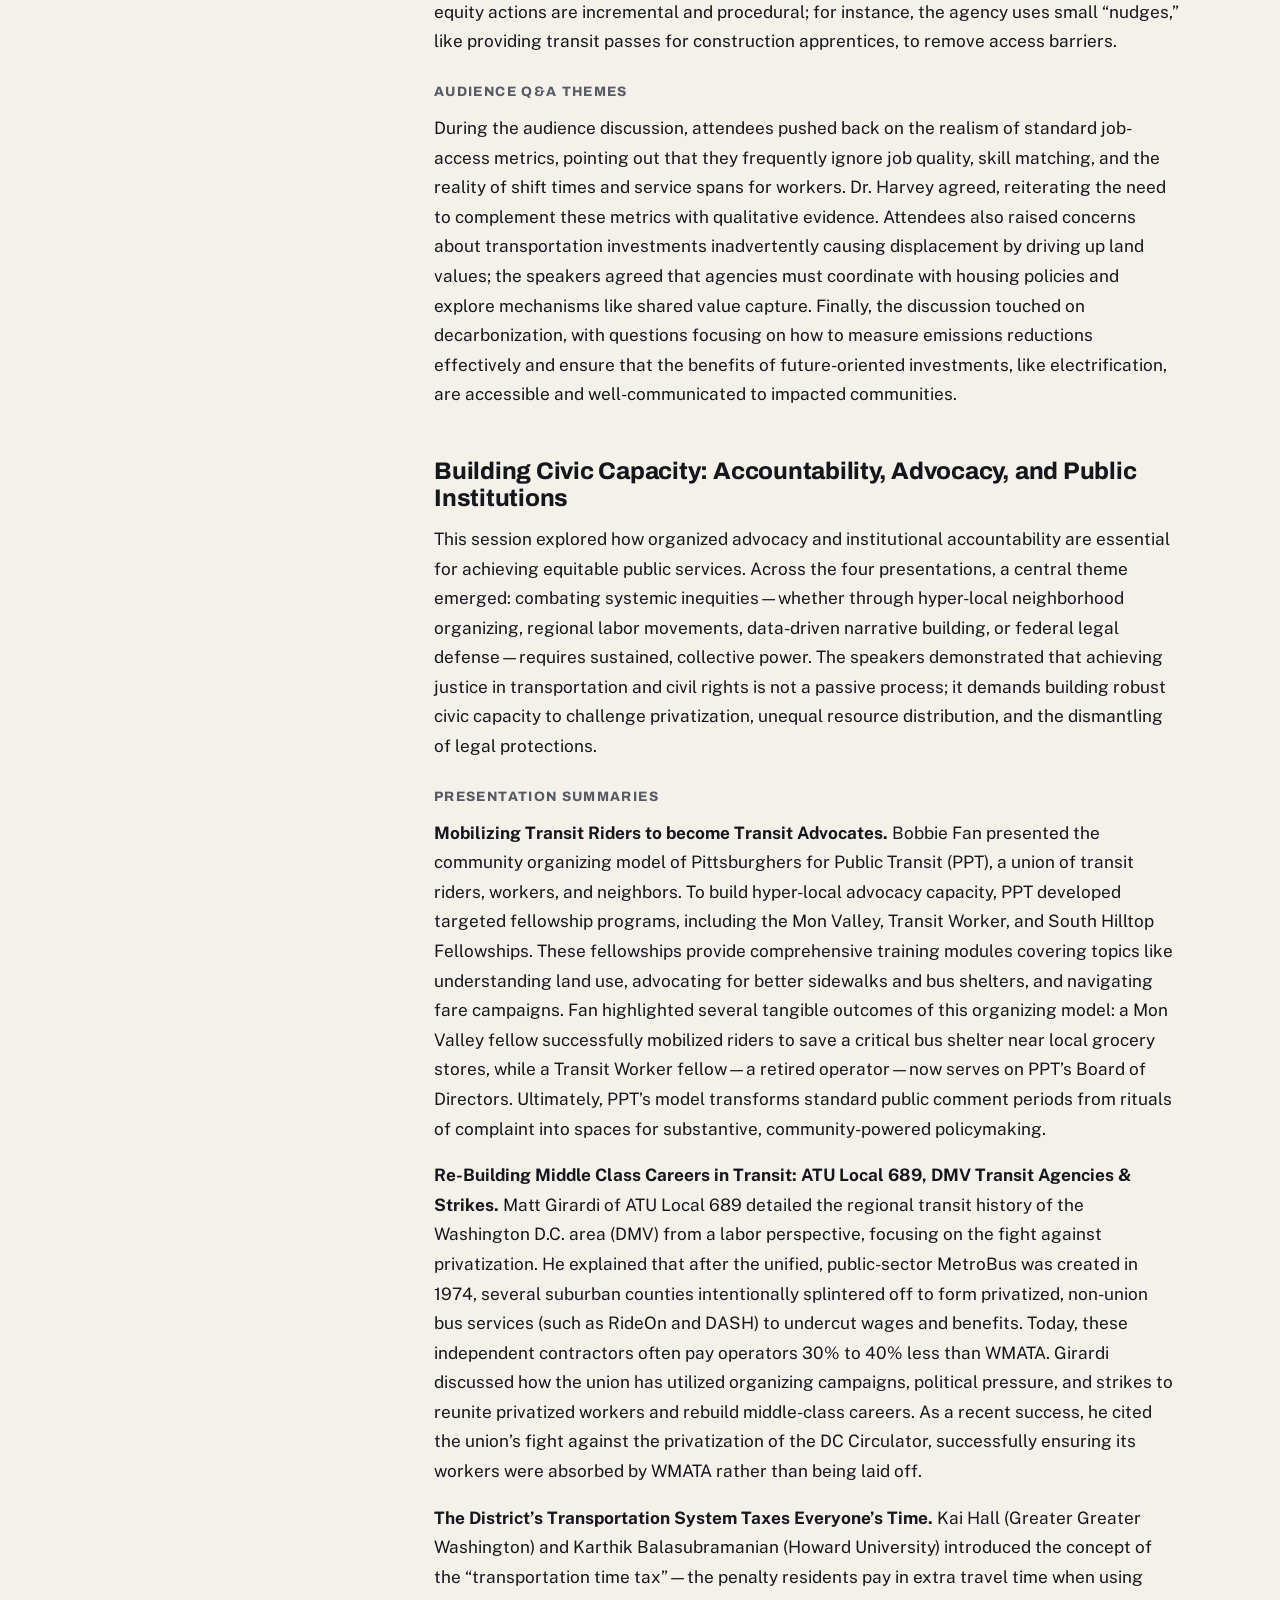
<file: proceedings.html>
<!doctype html>
<html lang="en">
<head>
  <meta charset="utf-8">
  <meta name="viewport" content="width=device-width, initial-scale=1">
  <title>Proceedings: Crossroads 2026 | Crossroads Convening</title>
  <meta name="description" content="Conference report from Crossroads: A Transportation Equity and Justice Convening, held January 15, 2026 in Washington, D.C.">
  <meta property="og:title" content="Crossroads 2026 Proceedings">
  <meta property="og:description" content="Conference report from Crossroads: A Transportation Equity and Justice Convening, January 15, 2026.">
  <meta property="og:type" content="article">
  <meta property="og:url" content="https://crossroadsconvening.org/proceedings.html">
  <meta property="og:image" content="https://crossroadsconvening.org/assets/img/hero.jpg">
  <link rel="icon" href="assets/img/mark.svg" type="image/svg+xml">
  <link rel="preconnect" href="https://fonts.googleapis.com">
  <link rel="preconnect" href="https://fonts.gstatic.com" crossorigin>
  <link href="https://fonts.googleapis.com/css2?family=Archivo:wdth,wght@62..125,500..900&family=Public+Sans:ital,wght@0,400..700;1,400&display=swap" rel="stylesheet">
  <link rel="stylesheet" href="assets/css/styles.css">
</head>
<body class="page-doc">
  <a class="skip" href="#main">Skip to content</a>

  <header class="topbar">
    <div class="wrap topbar__inner">
      <a class="brand" href="./" aria-label="Crossroads home">
        <img src="assets/img/mark.svg" alt="" width="32" height="32">
        <span>Crossroads</span>
      </a>
      <button class="menu-toggle" aria-expanded="false" aria-controls="site-nav">Menu</button>
      <nav id="site-nav" class="nav" aria-label="Main">
        <a href="./#about">About</a>
        <a href="./#next">What's next</a>
        <a href="2026.html" aria-current="page">2026 Convening</a>
        <a class="nav__cta" href="./#stay-in-touch">Stay in touch</a>
      </nav>
    </div>
  </header>

  <main id="main">
    <section class="doc-hero">
      <div class="wrap">
        <p class="kicker kicker--yellow"><a href="2026.html">2026 Convening</a>&nbsp;/ Proceedings</p>
        <h1>Crossroads 2026 conference report</h1>
        <p class="doc-hero__meta">Crossroads: A Transportation Equity and Justice Convening<br>
          January 15, 2026 &middot; Martin Luther King Jr. Memorial Library, Washington, D.C.</p>
        <div class="hero__actions">
          <a class="btn btn--yellow" href="2026.html#recordings">Watch the plenaries</a>
          <button class="btn btn--ghost" type="button" data-print>Print or save as PDF</button>
        </div>
      </div>
    </section>

    <div class="wrap doc-layout">
      <aside class="toc" aria-label="Contents">
        <details class="toc__details" open>
          <summary>Contents</summary>
          <!-- BEGIN:TOC -->
          <ol class="toc__list">
            <li class="toc__stop toc__stop--major"><a href="#introduction">Introduction</a>
            </li>
            <li class="toc__stop toc__stop--major"><a href="#welcome-and-keynote">Welcome and Keynote</a>
            </li>
            <li class="toc__stop toc__stop--major"><a href="#session-1">Session 1</a>
              <ol>
                <li class="toc__stop"><a href="#centering-transportation-equity-in-the-abundance-agenda">Centering Transportation Equity in the Abundance Agenda</a></li>
                <li class="toc__stop"><a href="#understanding-population-specific-mobility-and-transportatio">Understanding Population-Specific Mobility and Transportation Experiences</a></li>
                <li class="toc__stop"><a href="#people-at-the-center-effective-frameworks-for-mobility-justi">People at the center: Effective frameworks for mobility justice and community organizing</a></li>
                <li class="toc__stop"><a href="#law-enforcement-border-enforcement-and-mobility">Law enforcement, border enforcement, and mobility</a></li>
              </ol>
            </li>
            <li class="toc__stop toc__stop--major"><a href="#session-2">Session 2</a>
              <ol>
                <li class="toc__stop"><a href="#building-healthy-transportation-systems-air-quality-traffic">Building Healthy Transportation Systems: Air Quality, Traffic Safety, and Disaster Resilience</a></li>
                <li class="toc__stop"><a href="#access-for-whom-rethinking-equity-in-transportation-performa">Access for Whom? Rethinking Equity in Transportation Performance and Investment</a></li>
                <li class="toc__stop"><a href="#building-civic-capacity-accountability-advocacy-and-public-i">Building Civic Capacity: Accountability, Advocacy, and Public Institutions</a></li>
                <li class="toc__stop"><a href="#promoting-research-justice-in-transportation-studies-via-a-w">Promoting Research Justice in Transportation Studies via a Workshop-Based Training Program</a></li>
              </ol>
            </li>
            <li class="toc__stop toc__stop--major"><a href="#session-3">Session 3</a>
              <ol>
                <li class="toc__stop"><a href="#managing-change-aligning-transportation-investment-with-hous">Managing Change: Aligning Transportation Investment with Housing and Equity Goals</a></li>
                <li class="toc__stop"><a href="#strategies-to-improve-community-mobility">Strategies to Improve Community Mobility</a></li>
                <li class="toc__stop"><a href="#building-powerful-partnerships-to-power-decision-making">Building Powerful Partnerships to Power Decision Making</a></li>
                <li class="toc__stop"><a href="#authentic-scientist-community-partnerships-for-transportatio">Authentic Scientist-Community Partnerships for Transportation Equity</a></li>
              </ol>
            </li>
            <li class="toc__stop toc__stop--major"><a href="#closing-plenary-where-do-we-go-from-here">Closing Plenary: Where Do We Go From Here?</a>
            </li>
            <li class="toc__stop toc__stop--major"><a href="#conclusion">Conclusion</a>
              <ol>
                <li class="toc__stop"><a href="#what-did-we-learn-and-what-s-next">What did we learn and what’s next?</a></li>
                <li class="toc__stop"><a href="#charting-a-path-forward">Charting a path forward</a></li>
              </ol>
            </li>
          </ol>
          <!-- END:TOC -->
        </details>
      </aside>

      <article class="doc">
        <!-- Generated from the proceedings Word file by tools/build-proceedings.ps1. Edit the document and re-run the script rather than editing here. -->
        <!-- BEGIN:BODY -->
          <section class="chapter" aria-labelledby="introduction">
          <h2 id="introduction">Introduction</h2>
          <p><em>Crossroads: A Transportation Equity and Justice Convening</em> was held on January 15, 2026, at the Martin Luther King Jr. Memorial Library in Washington, D.C. The event brought together transportation scholars, practitioners, advocates, and activists working toward an equitable and just transportation system to share ideas, energy, and connection as we navigate ongoing transportation needs and a shifting political landscape. The conference, organized by a ten-person steering committee, was visioned and planned following the 2025 reorganization of the Transportation Research Board (TRB),<sup class="fnref"><a href="#fn1" id="fnref1" aria-label="Note 1">1</a></sup> which involved eliminating committees that had been dedicated to advancing the work of transportation equity, environmental justice, and sustainable transportation writ large. Around the same time, the TRB had canceled over a dozen research projects on related topics. The Crossroads planning steering committee wanted to ensure that work focused on equity and justice could still find a home in the wake of these changes.</p>
          <p>In total, there were over 200 in-person attendees and over 100 virtual attendees, featuring an opening keynote, closing plenary, as well as over 30 research presentations and 18 posters throughout the day. The program began with an opening keynote speech by Olatunji Oboi Reed, President and CEO of Equiticity, to contextualize the policy moment and set the stage for the remainder of the day. The program was then divided in four presentation tracks of three sessions each:</p>
          <ol>
            <li>Land use, infrastructure, and well-being</li>
            <li>Understanding, measuring, and improving accessibility and mobility</li>
            <li>Organizing, process, and community power; and</li>
            <li>Research ethics, positionality, and intersectionality.</li>
          </ol>
          <p>The lunch hour featured a poster session of current research in transportation equity. Finally, the day closed with a plenary panel asking the question “Where do we go from here?” featuring Naomi Doerner, Principal of Equivolve, Gretchen Goldman, President and CEO of the Union of Concerned Scientists, Anna Zivarts, Founder and Executive Director of the Nondrivers Alliance and author of <em>When Driving is Not an Option</em>, and Stephanie Gidigbi Jenkins, Co-Director of the Communities First Fund. The program was designed to convey the gravity of the current situation, highlight positive instances of advocacy, practice, and research that were rising to the moment, and send participants away with hope for the future that important work that centered equity would continue, even in the face of strong political headwinds.</p>
          <p>This conference report provides a summary of themes from the conference overall and from each session track. As an all-volunteer event, we were unable to capture notes at the same level of depth for each session. We have included panel descriptions and presentation abstracts where further details are unavailable. Nevertheless, we hope this report conveys the insights and energy of the conference as a reminder to those who attended and as a reflection for those who were not.</p>
          <p><em>Crossroads</em> represents just the first event in what we hope becomes a continuing conversation and coalition among those of us who care deeply about carrying on the work of equity and justice in the transportation field.</p>
          </section>
          <section class="chapter" aria-labelledby="welcome-and-keynote">
          <h2 id="welcome-and-keynote">Welcome and Keynote</h2>
          <p>After a welcome and brief remarks for the day by Celeste Chavis, professor at Morgan State University, Olatunji Oboi Reed, President and CEO of Equiticity, delivered the day’s keynote talk in a presentation called “New Policies, New Systems, New Moves: Reimagining Transportation for Racially Marginalized Communities.” Reed introduced the work of his organization, which addresses racial equity through the lens of transportation and community development, leading mobility rituals, conducting research, and advocating for more racially just policies. He framed the organization’s work, and transportation policy more broadly, in the legacy of the Civil Rights Movement, beginning with a quote from Dr. Martin Luther King, Jr., that described how the transit system in Atlanta was “laid out for the convenience of the white upper-middle-class suburbanites” due to the “racist blindness of city planners.”</p>
          <p>The new policies, systems, and moves of the talk title are embodied in the work that Equiticity has done and aligned with to advance racial justice in transportation and represent the vision for how they believe transportation needs should be addressed. Policies include the organization’s racial equity statement of principle, the Untokening principles of mobility justice, and Facilitating Power’s spectrum of community engagement to ownership. Systems include much of the practice and research work that Equiticity has led, such as community mobility rituals that recognize the important links between community and cycling and walking, neighborhood mobility hubs that bring together low-carbon forms of transportation and community spaces for gathering, and advocacy around racially equitable traffic safety. Moves include high level goals and outcomes of a systems level change in transportation, including increasing community ownership of assets, investing in social infrastructure, reducing interpersonal, vehicular, and police violence, creating economic opportunities, and establishing more livable neighborhoods and cities.</p>
          <p>Reed closed the talk with a call to action. He reminded the audience that while policy makers’ intentions matter, policies and laws are how change gets enacted, which requires the public to demand these changes take place. He implored the audience to integrate the racial equity and mobility justice frameworks into their work, to use transportation as a means to solve urgent inequities, to establish partnerships with community-based organizations, to invest in social and physical infrastructure, and to “agitate and legislate.”</p>
          <p>Finally, the session closed with a Q&amp;A with moderator Jesus Barajas, professor at UC Davis. Reed maintained some hope that we could rise to meet the moment given the aggressive anti-equity stance that the federal administration has taken, particularly through staying the course with the community principles that he discussed throughout his talk.</p>
          <p>You can view a recording of the opening keynote <a href="https://www.youtube.com/watch?si=4ZHwDutaIdqQyOmC&amp;v=2A3c7YhtMYk&amp;feature=youtu.be">here</a>.</p>
          </section>
          <section class="chapter" aria-labelledby="session-1">
          <h2 id="session-1">Session 1</h2>
          <h3 id="centering-transportation-equity-in-the-abundance-agenda">Centering Transportation Equity in the Abundance Agenda</h3>
          <p>The concept of the abundance agenda took off in 2025, most prominently through the book <em>Abundance</em> by Ezra Klein and Derek Thompson, which argues that the regulatory environment’s administrative burdens have made building housing, transportation infrastructure, and new energy systems in the United States all but impossible. While the concept is not without its critics, the abundance agenda has offered a starting point for critical conversation about the ways we plan our cities and transportation systems.</p>
          <p>With this context, Ben Crowther, policy director at America Walks, moderated a panel with Regan Patterson of UCLA, Kevin Shen of the Union of Concerned Scientists, and Erick Guerra of the University of Pennsylvania for a conversation centered on questions asking whether continued highway construction is compatible with both a larger abundance agenda and equity goals, and whether permitting reform alone is reconcilable with producing equitable outcomes. The goal of the panel was to explore an agenda for transportation abundance that moves away from the known inequities created by highways and the US transportation system’s over-reliance on highways and roads. Crowther began by introducing himself and America Walks, which supports the Freedom Fighters network to oppose highway expansions and champions the Week Without Driving initiative. Crowther introduced the concept of the “abundance movement,” noting its origins in the housing and energy sectors where administrative burdens and regulations have created scarcity by making projects nearly impossible to build. He pointed out that existing literature on abundance leaves <em>transportation abundance</em> largely undefined. The session aimed to define a transportation abundance agenda that does not simply default to building more highways, a practice that has historically harmed and displaced low-income, Black, and brown communities and indeed may be antithetical to the abundance movement.</p>
          <p>In beginning to define the transportation abundance agenda, the panelists discussed the primary deficiencies in the current transportation system. Some of the themes included:</p>
          <ul>
            <li><strong>Misplaced Investment:</strong> Patterson noted an overabundance of harmful infrastructure, such as the continued displacement of residents along the I-5 expansion in Los Angeles. She contrasted this with a lack of investment in basic infrastructure like sidewalks and frequent transit service in those same communities.</li>
            <li><strong>Lack of Accessibility and Affordability:</strong> Guerra emphasized that transportation primarily serves as a means to access other needs, like work and social visits. He highlighted that 40% of households find car ownership to be a financial burden, yet it remains difficult to get around without a car in 95% of the country.</li>
            <li><strong>Exclusion of Non-Drivers:</strong> Shen, referencing Anna Zivarts, noted that approximately 30% of Americans are non-drivers, meaning a massive portion of the population is underserved by car-centric infrastructure.</li>
            <li><strong>Deficit of Community Power:</strong> Shen also pointed out a lack of democratic processes, stating that frontline communities often do not have a seat at the table in funding decisions. He cautioned against the abundance movement’s call to defer to experts in decision making to the exclusion of communities, given how this has led to the negative consequences of transportation we see today.</li>
          </ul>
          <p>To address these systemic issues, the panelists proposed several shifts in policy and action. Guerra, drawing on themes in his own book <em>Overbuilt</em>, argued for an immediate stop to highway widening across the country, noting that the current built environment makes transit investments ineffective in many areas. He also suggested a slow process of reversing the damage by reallocating roadways and parcels to build homes and shops, alongside developing a new model for housing that goes beyond low-density and luxury builds. Shen argued that transformative land-use change takes time, and transit remains an essential lifeline that should be prioritized to serve those who are stuck, even with lower ridership. Patterson highlighted the Reconnecting Communities program as a powerful model for using federal and state funds to repair historical harms and invest directly in community-led visions.</p>
          <p>When asked about a research agenda to push the transportation abundance idea forward, the panelists presented differing views. Guerra argued that more advocacy is needed rather than more research, noting that arguments against highway policies have existed since the inception of the interstate program. He stated that early backlash was ultimately silenced by road builders and funding mechanisms. Patterson countered that research should shift toward working with community groups to document their visions and model successful implementations. She emphasized the need to demonstrate how pilot projects can reduce environmental impacts while ensuring mobility remains functional. Shen highlighted the need for research into state capacity and improving the processes by which governments engage communities, moving engagement beyond mere “checkbox” exercises.</p>
          <p>Finally, Crowther asked the panel whether there were model projects that addressed transportation abundance and transportation equity at the same time. Crowther cited Rochester’s inner loop north removal, which converted a depressed highway into 600 acres of homes, including affordable units. Guerra pointed to the East Park freeway removal in Milwaukee as a successful model of reclaiming land for the city and using new tax revenue. Patterson highlighted Vision 980 in Oakland, where local organizers secured a Reconnecting Communities grant to imagine the removal of the 980 highway, maintaining a position of power to elevate their vision to the state. On the opposite side, Guerra criticized Boston’s Big Dig as an example of what not to do, noting it spent billions to put lanes underground with only a linear park on top. Shen mentioned a transit and safety project in the historically Black neighborhood of Roxbury, Boston, which was cancelled by the Trump administration—a good idea with a bad outcome.</p>
          <p>During the audience Q&amp;A, attendees raised concerns about the abundance agenda undermining legitimate regulatory reviews, which Guerra agreed with, noting the failure of the theory to grapple with what is needed for a better system. Shen noted that regulations like the National Environmental Policy Act (NEPA) originated to give communities a voice following historical freeway revolts. When asked how to deploy active transportation projects faster, Shen pointed to the need to rebuild capacity at state Departments of Transportation (DOTs), which suffer from a “brain drain” outside of their highway-expanding operations. Patterson added that speeding up deployment is ultimately a matter of prioritizing active transportation over auto transportation. Regarding the gutting of administrative law, Patterson suggested that future advocacy will increasingly need to rely on local agitation and community-level action, as federal avenues may stall.</p>
          <h3 id="understanding-population-specific-mobility-and-transportatio">Understanding Population-Specific Mobility and Transportation Experiences</h3>
          <p>The session, titled “Understanding population-specific mobility and transportation experiences,” centered on the lived realities of marginalized and underserved populations. Across the four presentations, a prominent theme emerged: traditional transportation planning and surveys frequently fail to capture the unmet needs of vulnerable groups, resulting in structural inequities and social exclusion. The speakers collectively highlighted that poor accessibility and transportation insecurity—exacerbated by safety fears, harassment, and inadequate infrastructure—have profound negative impacts on individuals’ well-being, mental health, and ability to fulfill basic daily needs.</p>
          <h4>Presentation Summaries</h4>
          <p><strong>Beyond Accessibility Disparity: Understanding Transport Poverty in the U.S. through Lived Experiences.</strong> Md Hamidur Rahman presented research on creating a new survey instrument designed to better measure perceived travel experiences, arguing that traditional surveys miss people’s unmet needs. Drawing on a sample of approximately 600 adults, the survey explored themes such as transport insecurity, travel behavior, and life satisfaction. Rahman defined transportation insecurity as the inability to travel regularly, reliably, and safely to fulfill daily needs. The study revealed that about one-quarter of respondents experience high transport insecurity. This insecurity is disproportionately high among people of color, people with disabilities, urban residents, and those who rely on multimodal travel. Ultimately, Rahman found that moderate-to-high transport insecurity is closely linked to lower life satisfaction, high unmet activity needs, and low perceived accessibility. The next step in the research is to test the validity and reliability of the survey items on a local and national scale.</p>
          <p><strong>“I cannot control what happens”: A content analysis on travel needs and barriers among underserved populations in Austin and Boston.</strong> Minyu Situ explored the psychological needs associated with travel, noting that transit must fulfill needs for autonomy, control, comfort, and safety. When these needs go unmet, it leads to social exclusion. Based on interviews with 28 university students living off-campus in Austin and Boston, Situ outlined how structural inequities shape daily travel for different demographics. For example, women highlighted the physical burden and insecurity of carrying heavy groceries, while LGBTQ+ individuals faced spatial disparities that forced them into car-reliance to reach specialized healthcare clinics. Additionally, students of color reported limited public transit access to culturally specific restaurants and religious centers. Situ noted that these populations often feel highly vulnerable to harassment in public transit environments.</p>
          <p><strong>Trans on Transit: US public transit experiences of transgender and nonbinary people.</strong> Tam Guy focused on the personal safety perceptions of transgender and nonbinary transit riders, emphasizing that a perceived lack of safety significantly impacts behavior regardless of harassment statistics. Utilizing a national online survey, Guy found that transgender and nonbinary riders use transit less frequently than they otherwise would out of fear for their personal safety. The survey data indicated that 57% of trans or nonbinary respondents had experienced harassment. To improve mobility for these individuals, Guy recommended improving overall transit service frequency, training agency staff to actively watch for and intervene in harassment, and working broadly to shift social norms to respect people of all genders.</p>
          <p><strong>Getting Around (or not): The wellbeing impacts of inadequate access for residents of social housing.</strong> Helen Fitt discussed the “Getting Around” project in New Zealand, which examined the mobility needs of very low-income social housing tenants. Through surveys and interviews, the research found that 55% of these households do not own a car. However, because of car-dependent environments, some individuals are forced into car ownership just to function. Fitt illustrated that poor accessibility has severe consequences for the tenants’ well-being; notably, 42% reported that transportation barriers had occasionally prevented them from accessing food over the past year. Inadequate access was also linked to missed healthcare appointments and loneliness. Fitt noted that while shared mobility trials provided benefits—such as increased access, improved mental health, and community building—the schemes ultimately failed because setting them up required an unsustainable level of human resourcing.</p>
          <h3 id="people-at-the-center-effective-frameworks-for-mobility-justi">People at the center: Effective frameworks for mobility justice and community organizing</h3>
          <p>Panelists:</p>
          <ul>
            <li>Janice Flemming-Butler, Founder of Voices of Women of Color</li>
            <li>Anna Tang, League of American Bicyclists</li>
            <li>Danielle Wong, HNTB</li>
          </ul>
          <p>This 60-minute panel discussion explored how mobility justice is advanced through organization, mobilization, and community engagement. Presenters will share complementary perspectives highlighting how equity, trust, and participation of all stakeholders is essential to creating effective and lasting transportation systems.</p>
          <p>Panelists examined the relationship between organizing and mobilizing in mobility justice work, the role of relationship building and power-neutral dialogues in advancing transportation projects, and how community-based strategies can overcome skepticism and stalled progress. Drawing on real-world examples and award-winning case studies, the session demonstrated how engagement practices that bring everyone to the table can help reshape projects in a way that leads to more equitable outcomes.</p>
          <p>The session concluded with a facilitated dialogue and Q&amp;A, where participants connected national principles to local practice and explore how these approaches can be applied across diverse transportation contexts.</p>
          <h3 id="law-enforcement-border-enforcement-and-mobility">Law enforcement, border enforcement, and mobility</h3>
          <p>This session explored the intersection of public transportation and state authority. A central theme across the presentations was that transit environments are heavily policed spaces, which disproportionately harms vulnerable populations such as unhoused individuals and migrants. The speakers highlighted a systemic lack of transparency regarding transit police operations and data. Ultimately, the session advocated for a shift away from punitive, law-enforcement-first responses—such as sweeps, fare evasion enforcement, and citations—and toward care-centered strategies that utilize social services and community support to ensure mobility justice for all.</p>
          <h4>Presentation Summaries</h4>
          <p><strong>Equity, Policing, and Power: The Unseen Architecture of Transit Enforcement.</strong> This mixed-methods case study examined how power is exerted in transit spaces through dedicated transit police. The presentation contextualized transit policing within broader systemic inequities; for example, a 2020 investigation in the New York City Subway revealed that 70% of fare evasion citations and 90% of arrests targeted people of color, with 75% of those encounters involving men and over half involving individuals under age 25. There has been surprisingly little examination of the power and structure of transit police. The speaker detailed that transit police are sworn, lethally armed officers whose operating costs are primarily drawn directly from transit budgets. Despite their expansive geographic scope and funding streams, major transit police forces often lack independent oversight boards. A major finding of the research was the extreme lack of transparency surrounding both operations and data within these agencies; accessing detailed information often requires Freedom of Information Act requests. Because bureaucratic structures and offenses vary wildly between cities, the speaker urged communities to critically analyze their transit authorities.</p>
          <p><strong>Public Transit as a Linkage to Care.</strong> Djoulissa Louis-Jean from Harvard University analyzed how transit agencies respond to homelessness. Because of a growing housing crisis, unhoused individuals often turn to public transit for shelter, warmth, and safety. However, many agencies engage in “transinstitutional policing”—exerting police authority in non-carceral spaces via sweeps, citations, fines, confiscation of property, arrests, and involuntary psychiatric commitment. Louis-Jean argued that these responses perpetuate a “homelessness-jail cycle” that deepens trauma and displacement. Using the MBTA in Greater Boston as a case study—a region with high homelessness rates and severe racial disparities—the presentation evaluated current responses and recommended shifting toward non-police interventions. Proposed solutions included installing resource kiosks to reduce stigma, adding hygiene facilities, and deploying teams of mental health specialists and case workers to aid vulnerable riders.</p>
          <p><strong>Solidarity on the Move: Migrant Im/mobilities.</strong> Presented by Sarah Rebolloso McCullough (UC Davis) on behalf of her collaborators Julie Gamble (Vanderbilt), Matt Palm (UNC), and Sarah Grajdura (Utah State), this research explored how the threat of ICE enforcement impacts recent migrants who heavily rely on public transit. Using a mobility justice framework, the presenters noted that aggressive immigration enforcement curtails daily movements and forces the adoption of alternative mobility strategies, which is antithetical to equal access. The researchers intentionally avoided “damage-centered” research that focuses solely on pain, opting instead for a “care-centered” approach that highlights mutual aid and the strength found in community connections. Blending academic and community-centered approaches, the project utilized a three-pronged “Reparative Research Framework” consisting of semi-structured interviews, a restorative-methods workshop, and collaborative focus groups. Due to the sensitive nature of the topic, the project maintained intense privacy protocols, including ongoing consent, the use of encrypted apps like Signal, and a strict policy of keeping zero data on the cloud.</p>
          <p>During the panel discussion, the speakers emphasized that the lack of transparency in transit policing creates a “data chasm” that obscures the true intensity of crime and enforcement. They noted that even progressive cities maintain strong transit policing, often using minor infractions like fare evasion as a starting point that trickles down into broader enforcement. The panel pointed to recent news, such as SEPTA issuing citations to prevent homeless individuals from accessing transit, as examples of enforcement masquerading as “compliance” The session concluded with recommendations to fight surveillance technology and integrate care-centered resources into transit systems, noting that people will abandon necessary resources if they feel unsafe.</p>
          </section>
          <section class="chapter" aria-labelledby="session-2">
          <h2 id="session-2">Session 2</h2>
          <h3 id="building-healthy-transportation-systems-air-quality-traffic">Building Healthy Transportation Systems: Air Quality, Traffic Safety, and Disaster Resilience</h3>
          <p>This session focused on the uneven distribution of transportation benefits and the disproportionate vulnerabilities faced by marginalized communities. Across the four presentations, a central theme emerged: proactive, equitable planning is urgently needed to address systemic disparities in infrastructure safety, exposure to harmful environmental pollutants, and survival during climate-related disasters. The speakers emphasized the need for actionable tools, intersectional analysis, and holistic infrastructure evaluations to better serve under-resourced populations.</p>
          <h4>Presentation Summaries</h4>
          <p><strong>Roundabouts are for rich people: who gets traffic control devices and what to do about it.</strong> Presented by Matthew Bhagat-Conway on behalf of a UNC Chapel Hill research team, this presentation explored the equity implications of traffic control devices in North Carolina. Motivated by a lower-income Durham community whose requests for roundabouts to slow traffic went unanswered, the researchers modeled intersection designs statewide. They found that impoverished and minority neighborhoods are more likely to receive signalized intersections—which prioritize traffic flow—while roundabouts, which are safer, are less prevalent in low-income areas. Because roundabout installations are often not driven by a coherent plan, these safety investments frequently go to well-resourced communities who advocate for them. The presenters recommended retrofitting older neighborhoods and expanding Intersection Control Evaluations to periodically assess safety for all roads, rather than just waiting until infrastructure reaches the end of its life.</p>
          <p><strong>Evaluating the health and equity impacts of federal transportation clean air policy rollbacks.</strong> Greg Rowangould and Clare Nelson (University of Vermont) presented a new, fast, high-resolution web tool designed to evaluate air quality and exposure disparities. They noted that existing air quality monitoring tools either require immense technical expertise, cover tiny geographic areas, or lack the necessary resolution. Granularity is crucial because the racial impacts of air pollution vary dramatically on a street-by-street level. To address this, their new platform uses national traffic data to model link-level emissions (tailpipe, brake, and tire wear) for light, medium, and heavy-duty vehicles at a 200-meter resolution across the entire United States. This free tool allows users to assess how communities will be impacted by current regulatory rollbacks and future electric vehicle adoption scenarios through 2050.</p>
          <p><strong>Transportation Equity and Disaster Resilience: A Scoping Review.</strong> Sarah Grajdura presented a scoping review of literature spanning from 1980 to 2025 to understand how transportation equity is conceptualized in hazards and disaster research. After filtering nearly 3,000 articles down to 88 highly relevant studies, the researchers found that this body of work has expanded rapidly since 2020, focusing predominantly on North American hurricanes and utilizing quantitative, secondary data. Notably, only 15% of the studies explicitly stated an equity framework, and the majority simply documented disparities without examining the root causes of those inequities. Grajdura emphasized the need for future research and practice to define equity explicitly in decision-making.</p>
          <p><strong>Wildfire Evacuation Choice-Making among Underserved Groups in Alberta and British Columbia.</strong> Stephen Wong presented research analyzing the evacuation decision-making of highly vulnerable, underserved groups—such as people with disabilities, older adults, lower-income households, and carless residents. Unlike past research that merely included underserved identities as demographic variables in broader models, this study exclusively modeled 1,600 respondents belonging to at least one underserved group to capture intersectionality. Using survey data from Alberta and British Columbia, the researchers estimated 30 models evaluating choices like departure timing, destination, and mode. The results highlighted significant heterogeneity and overlapping vulnerabilities; for instance, vehicle availability, race, and perceived risk all impacted the departure times of disabled respondents. The findings underscore the need for tailored, multimodal evacuation strategies.</p>
          <h4>Panel Discussion Themes</h4>
          <p>During the panel discussion, the speakers reiterated the challenge of transforming research into actionable policy. When asked about the ideal transit setup for disaster evacuations like wildfires, Wong stressed that agencies must utilize an “abundance” mindset—leveraging bus-based plans alongside private companies (like TNCs and taxis) and community-based organizations to ensure no one is left behind. The panel also discussed the challenge of communicating during disasters, noting that rigid bureaucratic rules—such as bus drivers not being allowed to deviate from set routes during emergencies—can hinder effective responses. They stressed the importance of having strong incident command systems with pre-existing inter-agency communication to overcome these hurdles. Finally, addressing a question on “perceived vs. actual equity,” Bhagat-Conway argued that because we cannot opt out of public infrastructure, the equity conversation must remain focused on objective outcomes rather than just community perceptions.</p>
          <h3 id="access-for-whom-rethinking-equity-in-transportation-performa">Access for Whom? Rethinking Equity in Transportation Performance and Investment</h3>
          <p>This session examined how transportation agencies and researchers are redefining performance measurement. Across the presentations, a central theme emerged highlighting the tension between the technical simplicity of standardized metrics and the complex social realities of marginalized communities. The speakers emphasized that traditional mobility or infrastructure metrics often obscure distributional effects, lived constraints, and unintended consequences. To create a more complete and just picture of transportation system performance, the session advocated for mixed-method approaches that combine quantitative accessibility metrics with historical context, qualitative methods, and embedded capital delivery practices.</p>
          <h4>Presentation Summaries</h4>
          <p><strong>Access for whom? Accounting for capabilities and needs in access-based transportation performance measures.</strong> Chester Harvey (University of Maryland) discussed efforts to help state Departments of Transportation use accessibility metrics—specifically access to jobs—as system performance indicators. A central finding of his research is that how data is aggregated matters immensely; for example, using a simple arithmetic average of accessibility across a state incentivizes investments in areas that already have high access. Alternative measures, like geometric means, better reflect the experience of a “typical” resident and encourage improvements in lower-access areas. He cautioned that accessibility metrics can unintentionally reinforce inequities if they do not carefully account for affordability and car dependence.</p>
          <p><strong>Promoting Equity Through Historical and Anthropological Approaches to Community-Based Planning.</strong> Gabrielle Westcott presented the Historical Equity Action Lens (HEAL) initiative, an approach that integrates archival research, oral histories, and community engagement into transportation planning. She argued that in the current polarized political climate, purely quantitative data often falls short in justifying equity-focused decisions. Using an MPO long-range plan as an example, Westcott demonstrated how incorporating residents’ own words and historical context revealed critical needs—such as cultural loss, trust erosion, and transit inaccessibility for older adults—that were entirely invisible in standard datasets.</p>
          <p><strong>One MPO’s Practical Approach to Measuring Project Outcomes and Disparate Impacts.</strong> Lauren Qualey (Greater Portland Council of Governments) and Cathy LaFata (HDR) described an MPO-led Transportation Access Analysis and Action Plan that evaluated how investments benefit or burden different communities. The team used multiple demographic indicators to define Access Focus Areas and assessed benefits across safety, sidewalks, transit access, and air quality. They utilized benefit ratios—comparing impacts between focus and non-focus areas—paired with qualitative interpretation to determine whether apparent disparities reflected true inequity or intentional prioritization.</p>
          <p><strong>Values Driven, Data-Informed: Strategies for, and Examples of, Implementing Equity in Transit Capital Projects.</strong> The speaker focused on how King County Metro practically embeds equity into capital development, from project selection to construction. Mayer stressed that equity must be operationalized through clear processes and accountability mechanisms rather than treated as a one-off initiative. She highlighted that many impactful equity actions are incremental and procedural; for instance, the agency uses small “nudges,” like providing transit passes for construction apprentices, to remove access barriers.</p>
          <h4>Audience Q&amp;A Themes</h4>
          <p>During the audience discussion, attendees pushed back on the realism of standard job-access metrics, pointing out that they frequently ignore job quality, skill matching, and the reality of shift times and service spans for workers. Dr. Harvey agreed, reiterating the need to complement these metrics with qualitative evidence. Attendees also raised concerns about transportation investments inadvertently causing displacement by driving up land values; the speakers agreed that agencies must coordinate with housing policies and explore mechanisms like shared value capture. Finally, the discussion touched on decarbonization, with questions focusing on how to measure emissions reductions effectively and ensure that the benefits of future-oriented investments, like electrification, are accessible and well-communicated to impacted communities.</p>
          <h3 id="building-civic-capacity-accountability-advocacy-and-public-i">Building Civic Capacity: Accountability, Advocacy, and Public Institutions</h3>
          <p>This session explored how organized advocacy and institutional accountability are essential for achieving equitable public services. Across the four presentations, a central theme emerged: combating systemic inequities—whether through hyper-local neighborhood organizing, regional labor movements, data-driven narrative building, or federal legal defense—requires sustained, collective power. The speakers demonstrated that achieving justice in transportation and civil rights is not a passive process; it demands building robust civic capacity to challenge privatization, unequal resource distribution, and the dismantling of legal protections.</p>
          <h4>Presentation Summaries</h4>
          <p><strong>Mobilizing Transit Riders to become Transit Advocates.</strong> Bobbie Fan presented the community organizing model of Pittsburghers for Public Transit (PPT), a union of transit riders, workers, and neighbors. To build hyper-local advocacy capacity, PPT developed targeted fellowship programs, including the Mon Valley, Transit Worker, and South Hilltop Fellowships. These fellowships provide comprehensive training modules covering topics like understanding land use, advocating for better sidewalks and bus shelters, and navigating fare campaigns. Fan highlighted several tangible outcomes of this organizing model: a Mon Valley fellow successfully mobilized riders to save a critical bus shelter near local grocery stores, while a Transit Worker fellow—a retired operator—now serves on PPT’s Board of Directors. Ultimately, PPT’s model transforms standard public comment periods from rituals of complaint into spaces for substantive, community-powered policymaking.</p>
          <p><strong>Re-Building Middle Class Careers in Transit: ATU Local 689, DMV Transit Agencies &amp; Strikes.</strong> Matt Girardi of ATU Local 689 detailed the regional transit history of the Washington D.C. area (DMV) from a labor perspective, focusing on the fight against privatization. He explained that after the unified, public-sector MetroBus was created in 1974, several suburban counties intentionally splintered off to form privatized, non-union bus services (such as RideOn and DASH) to undercut wages and benefits. Today, these independent contractors often pay operators 30% to 40% less than WMATA. Girardi discussed how the union has utilized organizing campaigns, political pressure, and strikes to reunite privatized workers and rebuild middle-class careers. As a recent success, he cited the union’s fight against the privatization of the DC Circulator, successfully ensuring its workers were absorbed by WMATA rather than being laid off.</p>
          <p><strong>The District’s Transportation System Taxes Everyone’s Time.</strong> Kai Hall (Greater Greater Washington) and Karthik Balasubramanian (Howard University) introduced the concept of the “transportation time tax”—the penalty residents pay in extra travel time when using public transit instead of a car. Because decision-makers have historically prioritized driving speed, the average transit trip in D.C. takes 2.1 times longer than a car trip. This burden is highly inequitable due to spatial mismatches between transit access and essential services like grocery stores. The speakers noted that in Wards 7 and 8—areas with the highest poverty rates and lowest car ownership in the District—transit trips take 2.4 times longer than car trips. They argued that reducing this time tax should be a “north star” metric for elected officials, serving as both a narrative tool and a measurable benchmark for transit competitiveness.</p>
          <p><strong>Case Study of Effort to Restore and Salvage a Federal Civil Rights Enforcement Agency.</strong> Marc Brenman of IDARE LLC shared insights from a group of former attorneys and managers from the U.S. Department of Education’s Office for Civil Rights (OCR). Following significant staff reductions and weakened enforcement during the Trump administration—resulting in the agency handling only around 100 compliance cases—the group shifted from grassroots organizing to legal and policy strategies. Their efforts include filing amicus briefs, authoring policy papers, and collaborating with organizations like Democracy Forward. Looking ahead, the group is developing “Project 2029” as a forward-looking alternative to the Heritage Foundation’s Project 2025 to rethink civil rights enforcement. A critical priority of their work is preserving the legal doctrine of “disparate impact,” which allows discrimination to be proven through unequal outcomes rather than requiring highly impractical proof of discriminatory intent. While focused on education, Brenman noted this legal defense model is highly relevant to transportation and other infrastructure sectors.</p>
          <h3 id="promoting-research-justice-in-transportation-studies-via-a-w">Promoting Research Justice in Transportation Studies via a Workshop-Based Training Program</h3>
          <p>This session addressed how historical practices of discrimination and oppression remain embedded within the norms and assumptions of transportation research. Sarah Rebolloso McCullough and Aaron Golub explained that this field-wide historical bias not only perpetuates inequity but also produces less accurate and impactful results. To combat this, they developed a workshop series to teach “epistemic, or knowledge, justice”—a paradigm that challenges traditional ideas about who is considered an expert and who produces legitimate knowledge. The overarching theme was that achieving real equity requires intentionally disrupting the status quo, leaning into discomfort, and collectively redistributing power to create a more humanizing environment for both researchers and communities.</p>
          <h4>Presentation Summary: Research Justice Training</h4>
          <p>McCullough and Golub presented an overview of their training curriculum and an accompanying video project, which was delivered to transportation researchers in Winter and Spring 2025. The training was organized around four main objectives:</p>
          <ul>
            <li><strong>Understanding Historical Inequity in Research:</strong> The presenters highlighted how oppressive logics remain in current methods. For example, eugenics was historically seen as legitimate science; McCullough pointed out that Corrado Gini, creator of the widely used Gini Index, was a eugenicist, raising thought-provoking questions about the continued use of his metrics. They also noted how masculinity is frequently treated as the default in car design standards and how colonial legacies of extraction continue when researchers fail to follow up with Indigenous and Global South communities.</li>
            <li><strong>Improving Representation and Inclusion:</strong> The training emphasized actionable ways to make lab environments more inclusive. Recommendations included establishing clear expectations through lab manuals and mentoring agreements, explicitly defining lab values (such as humility, collaboration, and good land relations), and normalizing explicit conversations about inequities.</li>
            <li><strong>Changing Research Practices:</strong> The speakers warned against unaddressed biases in modern datasets, such as AI and facial recognition technologies trained on mugshots, which reproduce a culture of non-consent. They stressed that equity is relevant to all transportation fields—even for researchers studying pavement or automated vehicles who claim they “don’t work with people.”</li>
            <li><strong>Working with Historically Excluded Communities:</strong> Researchers were urged to move past traditional “deficit” lenses when depicting marginalized groups. McCullough emphasized that community mistrust of researchers is entirely justified. Researchers must critically reflect on who gets to choose the research problems, how funding dictates those choices, and what is deemed an “appropriate” research question.</li>
          </ul>
          <h4>Audience Discussion Themes</h4>
          <p>The presentation resonated deeply with the audience, prompting a robust discussion centered on personal and collective reflection.</p>
          <ul>
            <li><strong>Navigating Extractive Research:</strong> A major tension raised was how to avoid extractive practices when researchers are on tight timelines (such as a PhD dissertation) and do not have the time to become deeply embedded in a historically mistrustful community. One recommended solution was to review existing documentation from local planning processes so researchers do not repeatedly burden communities by asking for the same information.</li>
            <li><strong>Metrics vs. Outcomes:</strong> The audience debated the use of quantitative metrics, noting that numbers can dehumanize subjects and often carry problematic historical contexts. Attendees suggested increasing emphasis and investment in qualitative methods and focusing on human outcomes rather than just developing alternative metrics, which can still be misused.</li>
            <li><strong>Depersonalizing Inequity:</strong> Attendees noted that while faculty are generally good at acknowledging inequity in the abstract, they often depersonalize the conversation by turning it purely into “research about inequity”. There was a call to build capacity for conversations that acknowledge the personal and professional resistance and repair needed in daily practice.</li>
            <li><strong>Future Funding Concerns:</strong> Finally, attendees expressed concern over the future of research funding, questioning how to sustain equity-focused work when funding streams increasingly prioritize artificial intelligence, machine learning, and big data.</li>
          </ul>
          </section>
          <section class="chapter" aria-labelledby="session-3">
          <h2 id="session-3">Session 3</h2>
          <h3 id="managing-change-aligning-transportation-investment-with-hous">Managing Change: Aligning Transportation Investment with Housing and Equity Goals</h3>
          <p>The session explored the complex relationship between transportation infrastructure investments and gentrification, emphasizing that improving mobility often carries the unintended consequence of displacing vulnerable communities. A resounding theme across the presentations was the danger of “siloed” governance—where transportation, housing, and land-use agencies fail to communicate or coordinate. The speakers highlighted that whether a project is a new light rail line, a highway teardown, or active transportation infrastructure, proactive coalition building and inter-agency coordination are essential to ensure these investments deliver shared prosperity rather than recycling historical traumas and displacement.</p>
          <h4>Presentation Summaries</h4>
          <p><strong>Identifying and Mitigating the Negative Effects of Gentrification Caused by Transportation Investment.</strong> Yonah Freemark discussed research aimed at helping state Departments of Transportation (DOTs) predict, avoid, or mitigate the displacement of residents and businesses caused by transportation investments. Freemark defined gentrification as an influx of investment and higher-income, highly educated (and disproportionately white) residents into formerly disinvested areas, while displacement refers to the physical, cultural, or emotional removal of incumbent lower-income residents. The research framework stressed analyzing these impacts over a project’s entire life cycle. Through interviews, the researchers found that while two-thirds of transportation practitioners worry their projects will contribute to gentrification, displacement is infrequently accounted for in planning or implementation because agencies lack the dedicated funding to do so.</p>
          <p><strong>Coalition Building for Equitable Development along Maryland’s Purple Line.</strong> Sheila Somashekhar detailed the work of the Purple Line Corridor Coalition (PLCC), which has spent over a decade working to ensure Maryland’s new $9 billion light rail line does not displace residents in the diverse DC suburbs. Recognizing that equitable development rarely happens organically, the PLCC relies on vertical and horizontal relationships to build community power, leverage data, and raise capital for affordable housing and small businesses. Somashekhar highlighted several tangible successes, including reviving a “Right of First Refusal” policy in Prince George’s County that preserved thousands of affordable housing units. The coalition also supports small businesses adapting to changing communities—such as helping Roxana’s Floral secure façade improvements and a Maryland Main Street designation—and organizing community-led walks to unlock revitalization funds for challenging infrastructure areas.</p>
          <p><strong>Intersectional Equity: Why Transportation Justice is about More than Getting From A to B.</strong> Aditya Srinivasan presented historical and contemporary research on the I-81 highway in Syracuse, NY, illustrating how even explicitly reparative projects can recycle trauma if housing and transportation are not coordinated. Originally built in the 1950s and 60s, I-81 displaced over 1,300 people, largely from the Black population in the 15th Ward. Today, a $2 billion project is tearing down the viaduct to build a “community grid.” However, a parallel public housing overhaul by the Syracuse Housing Authority has been poorly managed. Because the highway and housing authorities are strictly siloed and not communicating, residents face massive confusion, suspicion, and uncoordinated relocation efforts. Srinivasan noted that this exact same lack of coordination between highway construction and urban renewal caused trauma in the 1960s, emphasizing that housing must be treated as the most important aspect of the transportation-land use nexus to avoid repeating past mistakes.</p>
          <h4>Panel Discussion Themes</h4>
          <p>During the panel discussion, the speakers and audience grappled with the core conundrum of transportation equity: investing in safer streets and better transit makes neighborhoods more attractive, which in turn drives up property values and forces out lower-income residents. Freemark noted that because the US is highly unequal and segregated, residents often push back against seemingly positive amenities like bike lanes. He criticized practitioners who respond dismissively to these valid gentrification fears, arguing that more research is needed to prove causal impacts and build community support. The panel reiterated that the federal government often enforces the separation of transportation, housing, and land use through siloed funding streams. Finally, an audience member suggested that addressing land speculation through land value capture (increasing taxes on land while reducing taxes on buildings) is a proven way to return the financial benefits of public transportation investments directly to the community.</p>
          <h3 id="strategies-to-improve-community-mobility">Strategies to Improve Community Mobility</h3>
          <p>This session explored equity-centered approaches to reducing transportation insecurity and expanding access for marginalized populations. Across the four presentations, a central theme emerged: mobility is a fundamental determinant of health, opportunity, and social connection, and interventions must be actively designed to dismantle structural barriers. Whether discussing e-bike incentives, inclusive community engagement, reduced-fare programs, or micro-mobility solutions to mitigate freeway expansions, the speakers collectively emphasized that equitable mobility requires culturally competent outreach, structural support, and deep community partnership.</p>
          <h4>Presentation Summaries</h4>
          <p><strong>Reducing Transportation Insecurity with E-Bike Incentives.</strong> Matthew Palm and Matthew Bhagat-Conway presented findings from a natural experiment evaluating Raleigh, North Carolina’s 2024–2025 e-bike voucher program. The city randomly assigned 150 vouchers—offering $1,500 to lower-income applicants and $500 to general applicants—enabling a causal analysis of the program’s outcomes. The researchers found that voucher recipients were over ten times more likely to acquire an e-bike, leading to a 174% increase in daily cycling trips. Crucially, the program significantly reduced transportation insecurity; treatment group scores on the University of Michigan’s Transportation Insecurity Index were roughly half those of the control group (dropping from 2.24 to 1.18), representing an effect size equal to about one-quarter the benefit of owning a car. Qualitative interviews revealed that e-bikes effectively filled gaps in automobility and helped riders feel safer at night because they could “get away quickly” from unsafe situations. However, barriers such as income verification hurdles, limited local bike inventories, out-of-pocket costs, and unsafe road conditions curtailed greater use and disproportionately impacted outreach to Black and Latino communities.</p>
          <p><strong>Meeting Communities Where They Are: Rethinking Active Transportation Through Inclusive Design.</strong> Tiasia O’Brien and Kara Oberg discussed how human-centered engagement can transform active transportation planning by focusing on <em>who</em> is being engaged rather than just <em>how</em>. Partnering with the City of Tucson and the Living Streets Alliance for the 3rd Street and Pinal Vista Bicycle Boulevard projects, co:census developed an SMS-based, open-ended survey platform. Recognizing that many communities face survey fatigue, distrust of government, and privacy concerns, the platform encrypted data and allowed residents to text in their preferred languages. By using quota-based sampling and culturally responsive methods, the project revealed insights that numerical averages often conceal. For example, Spanish-speaking residents expressed distinct, nuanced safety concerns regarding nighttime travel and shared barriers related to a lack of resources and civic distrust. The presentation demonstrated that digital tools must be paired with ethical data practices and trust-building to capture the voices of the “interested but concerned” majority.</p>
          <p><strong>Reduced Fares: Lessons from Across the Country.</strong> Vanessa P. Barrios, Ravena Pernanand, and Rachel Weinberger presented an investigation by the Regional Plan Association (RPA) into 18 reduced-fare transit programs across the United States. Because the inability to pay for transit is a major determinant of health—often leading to missed healthcare appointments and poor access to food—affordable transit is critical. The researchers found that despite good intentions, enrollment rates across the country are dismally low. Major challenges include income eligibility thresholds that are set too low to capture many heavily cost-burdened riders, and a lack of non-digital enrollment options. Notably, only two agencies studied (Boston’s MBTA and King County Metro) actively measure health outcomes as part of their program evaluation. The speakers concluded that while free transit programs are emerging, they require sustained funding; in the meantime, agencies must broaden eligibility up to 200% of the Federal Poverty Level, implement auto-enrollment, and ensure culturally competent outreach.</p>
          <p><strong>Transportation Equity through Micro-Mobility and More.</strong> Juan Roberto Madrid of GreenLatinos focused on the role of community connector services in addressing historical inequities in Colorado. The presentation highlighted that the fight against freeway expansions (such as the Central I-70 and I-270 projects) exposed deep disparities, with low-income and historically marginalized communities bearing the brunt of pollution and displacement while lacking viable transportation alternatives. Advocacy by GreenLatinos led to a major commitment from the Colorado Department of Transportation (CDOT) to partner directly with these impacted areas. The initiative aims to implement subsidized, well-managed micro-mobility options—such as e-bike shares, scooters, and small electric shuttles—to bridge the “last-mile” mobility gap. Madrid emphasized that providing these services turns anti-freeway resistance into tangible investments in equitable community access, ensuring that infrastructure policy serves as a force for social good.</p>
          <h3 id="building-powerful-partnerships-to-power-decision-making">Building Powerful Partnerships to Power Decision Making</h3>
          <p>This session focused on community-driven approaches to transportation equity. Across the three presentations, a central theme emerged: traditional, transactional public engagement is insufficient for advancing mobility justice. Instead, meaningful progress requires building long-term, equitable partnerships with local organizations, youth, and residents. The speakers highlighted that successfully navigating these partnerships requires intentional relationship-building, the redistribution of resources (such as paying community members for their time), and clear mechanisms for institutional accountability.</p>
          <h4>Presentation Summaries</h4>
          <p><strong>Youth Perspectives and Power in School Access and Mobility Justice.</strong> Presented by Ariel H. Bierbaum (University of Maryland), Ashley Gunter (WABA), and Sydney Sotelo (WABA), this presentation explored a collaborative project between UMD’s National Center for Smart Growth and the Washington Area Bicyclist Association’s Vision Zero Youth Leadership Initiative. The team is building a Youth Participatory Action Research (YPAR) lab to empower high school interns to study how the new Purple Line light rail affects youth access to education and opportunities in the Maryland suburbs. The presenters emphasized that youth bring invaluable lived experiences, multigenerational perspectives, and fresh questions to mobility justice. Dr. Bierbaum urged public universities to go beyond the traditionally slow, incremental pace of academic research and instead use their institutional power—such as providing funding, space, and connections—to make an immediate impact on community equity goals. As she noted, “Engaged research and participatory research produces better research.”</p>
          <p><strong>The Benefits of Leveraging Community-Based Organizations for Public Engagement.</strong> Christi Nakajima from the American Council for an Energy-Efficient Economy (ACEEE) discussed efforts to improve pedestrian safety and engagement in Sumter County, South Carolina—an area that suffers from double the national average for traffic fatalities. Facing a history of low turnout at public meetings and a lack of representation from vulnerable groups, the City of Sumter and the local MPO utilized funding from the USDOT’s Thriving Communities Program to try a new approach. They organized and funded a paid, temporary steering committee made up of community-based organizations (CBOs) that already work closely with students, seniors, low-income residents, and healthcare stakeholders. To ensure accountability, issues raised by the committee were logged on an “issue tracker” and reviewed at subsequent meetings. Nakajima highlighted that this recurring, relationship-based model is far more effective at surfacing real community priorities than standard, one-off public meetings.</p>
          <p><strong>Community Engagement Evaluation Framework and Shifting the Dial.</strong> Julia Hage from the Center for Neighborhood Technology (CNT) introduced a new tool designed to measure the effectiveness of government agencies’ community engagement efforts. The tool was developed to support coalitions like Chicago’s Transportation Equity Network (TEN), a BIPOC-led group working to embed racial equity into transportation decisions. Hage explained that while TEN had successfully normalized the inclusion of CBOs in planning projects, community members often felt the engagement was performative because they never saw the final outcomes of their input. In response, CNT researched national best practices to create the Community Engagement Evaluation Framework. Functioning as an “after-action survey,” the tool allows CBOs to score government agencies across three different categories based on the quality of their collaboration. The resulting scores are then shared with the agencies, serving as an objective starting point for conversations on how to improve future partnerships and increase institutional accountability.</p>
          <h3 id="authentic-scientist-community-partnerships-for-transportatio">Authentic Scientist-Community Partnerships for Transportation Equity</h3>
          <p>This panel discussion featured five speakers involved in research–community partnerships: Kevin Shen of the Union of Concerned Scientists (UCS), Celeste Chavis of Morgan State University, Kai Hall of Greater Greater Washington (GGW), Minister Glenn Smith of Reconnecting Communities in West Baltimore Coalition and the Baltimore Transit Equity Coalition (BTEC), and Parisa Norouzi of Empower DC.</p>
          <p>Advancing transportation equity requires place-based, community-rooted research. The relationship between advocates and researchers has been fraught in transportation. Some of the biggest historical decisions cementing transportation inequities, such as the communities razed and divided by highways, have been justified on technocratic grounds out of touch with community experience. Meanwhile, there are a more limited number of examples where, under the right circumstances, researchers and community groups have built trust, learned from each other, and advanced transportation equity, such as in Boston’s freeway revolts.</p>
          <p>This panel discussion started with a brief level-setting of principles for authentic scientist-community partnership by UCS. Then, community advocates across the DC–Maryland–Virginia area (DMV) introduced their work and examples of work with researchers, such as BTEC’s collaboration with Johns Hopkins University on a study of transit inequities, GGW’s work on the transportation time tax, and Empower DC’s work on hyperlocal air quality monitoring. Norouzi noted community distrust around data manipulation from government agencies, and the importance of independent sources. Hall noted that partnerships with researchers can provide key facts when testifying at hearings, as well as shift the broader narrative through the media.</p>
          <p>The community advocates then discussed the conditions for authentic relationship building, including the need to repair any past harms, as well as engaging in durable relationships rather than ones for one-off projects. Chavis noted pushback in the academic sphere – including around the need to pay community partners, and coordinating academic timelines and urgency with community work.</p>
          <p>The panel ended with reflections on the current political moment. For environmental justice advocates like Norouzi, the Trump administration’s attacks are particularly harmful, but the fight for environmental justice is much longer standing. Lastly, Smith urged the audience to “be resolute”, quoting BTEC advocate Samuel Jordan who recently passed away.</p>
          </section>
          <section class="chapter" aria-labelledby="closing-plenary-where-do-we-go-from-here">
          <h2 id="closing-plenary-where-do-we-go-from-here">Closing Plenary: Where Do We Go From Here?</h2>
          <p>The closing panel, moderated by Alex Karner of the University of Texas at Austin, featured Gretchen Goldman, President and CEO of the Union of Concerned Scientists, Naomi Dorner, Principal at Equivolve, Stephanie Jenkins of Communities First Fund, and Anna Zivarts, author of <em>When Driving Is Not an Option: Steering Away from Car Dependency</em>. The conversation centered on navigating a difficult political reality where federal equity initiatives are being dismantled, while emphasizing the urgent need to dream, build parallel institutions, and aggressively pursue resources at the local level.</p>
          <p><strong>Personal Motivations for the Work.</strong> When asked whose reality motivates their work, the panelists shared deeply personal inspirations:</p>
          <ul>
            <li><strong>Gretchen Goldman</strong> stated she is motivated by kids, a group disproportionately affected by traffic deaths but whose needs are rarely considered in infrastructure planning.</li>
            <li><strong>Naomi Dorner</strong> draws inspiration from her Salvadoran and Honduran roots, her family’s experiences with immigration sweeps, and the marginalized communities she works with in Chicago.</li>
            <li><strong>Stephanie Jenkins</strong> pointed to the community of researchers and advocates present at the convening, urging them to document “truth to power” and tell a collective story.</li>
            <li><strong>Anna Zivarts</strong>, representing the disability community, is motivated by the one-third of the population who are non-drivers. She highlighted the exhaustion of fighting racism and sexism just to get lived experiences validated in academic and planning spaces.</li>
          </ul>
          <p><strong>Navigating the Current Political Moment.</strong> The panelists spoke candidly about the devastation of recent political shifts. Goldman, who left the USDOT a year ago, noted that much of the equity vision she helped build is being dismantled or disrupted. However, she argued that this institutional breakdown makes it critical to build “parallel institutions”—like the Crossroads convening—to reimagine the space and lessen the power of authoritarianism.</p>
          <p>Jenkins reminded the audience that while political administrations and money come and go, the pipeline for resources remains. She urged attendees to be the “bee people”—the steadfast workers who stay to document institutional history and the lived experiences of communities through political transitions. Naomi emphasized that this work builds on the civil rights movement, adding, “We don’t get to not dream” despite the loss of resources.</p>
          <p><strong>Securing Resources and Building Coalitions.</strong> A major theme of the panel was the need to aggressively claim funding and build power. As Jenkins noted, the federal government operates in the trillions, and advocates must boldly ask for this money because “nobody will advocate for you like you can.”</p>
          <p>Because navigating federal grants is difficult for grassroots groups, Doerner highlighted the importance of providing technical assistance to community-based organizations (CBOs) so they can form multiracial coalitions (like Rondo and Reconnect South Park) and secure a seat at the table. Zivarts added that with federal support uncertain, organizers must be “scrappy,” uniting disability justice, economic justice, and environmental justice movements to push back collectively against massive highway spending.</p>
          <p><strong>Actionable Next Steps.</strong> The session closed with concrete advice for moving the needle forward:</p>
          <ul>
            <li><strong>Don’t Self-Censor:</strong> Goldman urged the audience to reject the urge to “shut up and align,” encouraging them to keep doing the work and speaking truth to those who need to hear it.</li>
            <li><strong>Rethink Metrics:</strong> Rather than traditional transit metrics, Doerner suggested measuring “social infrastructure,” community capacity building, and cultural identity reparation. Goldman noted the importance of tracking data like turnover in Justice40 communities to identify displacement.</li>
            <li><strong>Center Lived Experience:</strong> Zivarts highlighted a new law in Washington State giving transit agencies the option to add transit users to advisory committees, arguing the next step is making such inclusion mandatory. She also challenged attendees to ask decision-makers and funders to participate in the “Week Without Driving.”</li>
            <li><strong>Focus on Local Elections:</strong> Jenkins reminded the audience that 36 governors and many local officials are up for election soon, making it a critical time to bring collective demands to the local level.</li>
          </ul>
          <p>You can view a recording of the closing plenary <a href="https://www.youtube.com/watch?si=k9ZH1bk43k4GUUG5&amp;v=bE-O-7ziDMs&amp;feature=youtu.be">here</a>.</p>
          </section>
          <section class="chapter" aria-labelledby="conclusion">
          <h2 id="conclusion">Conclusion</h2>
          <h3 id="what-did-we-learn-and-what-s-next">What did we learn and what’s next?</h3>
          <p>The inaugural <em>Crossroads: A Transportation Equity and Justice Convening</em> came at a critical moment in the transportation field. With political headwinds working against diversity, equity, and inclusion, funding withdrawn and canceled, and professional spaces dismantled, the convening provided a space for scholars, practitioners, and advocates to find community with one another and chart new moves for mobility justice. <em>Crossroads</em> served as the first moment in what we hope will be an enduring coalition of people and repository of ideas for continuing the work of dismantling systems of oppression and redressing historic harms in our transportation systems.</p>
          <p>Across the diverse array of talks, panels, workshops, and research presentations, several themes emerged that lay the foundation for continued work in transportation equity.</p>
          <p>A central thread throughout the convening was the need to actively reject the status quo of car-centric infrastructure. The United States has overbuilt its highway infrastructure, causing more harm than good to many marginalized communities who bear the burdens of air pollution, noise, traffic deaths, and disconnected neighborhoods. The path forward requires an immediate halt to highway expansion, the reallocation of road space for other modes, and intentional investments in lifeline transit and active mobility options—such as targeted e-bike subsidies—to serve the 30% of Americans who are non-drivers. Crucially, as agencies invest in repairing historical harms (like tearing down urban highways or building new light rail), practitioners must stop siloing transportation, housing, and land use. Proactive, funded strategies must be embedded into every project to prevent the very investments meant to heal communities from accelerating gentrification and displacement.</p>
          <p>The convening fundamentally challenged <em>how</em> we measure transportation success and <em>who</em> is considered an expert. Traditional metrics—whether evaluating intersection safety, job accessibility, or project benefits—often obscure the lived realities and constraints of underserved groups. Furthermore, the norms of transportation research still harbor the remnants of historical biases, extractive methodologies, and exclusionary logic. To achieve “epistemic justice,” the field must disrupt these norms. Agencies and researchers must prioritize mixed-method approaches, integrating qualitative storytelling, oral histories, and lived experiences alongside quantitative data. True equity requires recognizing that community members are the ultimate experts on their own environmental and mobility needs.</p>
          <p>Presentations highlighted the reality that public transit environments are heavily policed spaces, often operating without adequate transparency or oversight. For vulnerable populations—including unhoused individuals relying on transit for shelter and recent migrants navigating the threat of ICE enforcement—the presence of armed transit police and punitive measures like fare evasion sweeps reproduce the carceral state and restrict mobility. The convening issued a strong call to transition away from enforcement-first paradigms. Instead, agencies must adopt care-centered approaches that utilize social workers, hygiene resources, and community mutual aid to ensure that transit remains a safe, accessible linkage to essential services for everyone.</p>
          <p>Equitable transportation cannot be achieved through transactional, check-the-box public meetings. Real progress demands the building of robust civic capacity and the redistribution of power. Successful case studies from across the country demonstrated that public institutions and universities must leverage their resources to support grassroots organizing. Whether through funding community-based organizations (CBOs) to lead engagement, launching Youth Participatory Action Research (YPAR) labs, supporting labor unions fighting privatization, or creating objective accountability frameworks to evaluate agency partnerships, the goal must move from mere engagement to community ownership.</p>
          <h3 id="charting-a-path-forward">Charting a path forward</h3>
          <p>As Olatunji Oboi Reed emphasized in the opening keynote, intentions are not enough; achieving mobility justice requires us to actively “agitate and legislate.” The closing plenary echoed this urgency, acknowledging the challenge of losing federal equity support while imploring action to continue the work and make change. While federal avenues of funding may be no more, billions of dollars remain in circulation, and advocates must aggressively pursue these resources at the state and local levels and through non-governmental sources.</p>
          <p>We remain hopeful that despite these current challenges, coalitions of justice-oriented professionals, such as those gathered at <em>Crossroads</em>, will carry the work of mobility justice and transportation equity forward by leaning on one another. We look forward to the next convening where we can celebrate progress in research and practice on achieving this goal.</p>
          </section>
          <section class="footnotes" aria-labelledby="notes">
          <h2 id="notes">Notes</h2>
          <ol>
            <li id="fn1">Karner, Alex, Dana Rowangould, and Jesus M. Barajas. 2025. “U.S. Transportation Research at a Crossroads.” <em>Transport Policy</em> 173 (November): 103782. <a href="https://doi.org/10.1016/j.tranpol.2025.103782">https://doi.org/10.1016/j.tranpol.2025.103782</a>. <a href="#fnref1" class="fnback" aria-label="Back to text">&#8617;</a></li>
          </ol>
          </section>
          <!-- END:BODY -->

        <section class="credits" aria-labelledby="credits-title">
          <h2 id="credits-title">About this report</h2>
          <div class="credits__grid">
            <!-- BEGIN:CREDITS -->
            <div class="credits__group">
            <h3>Organizing Committee</h3>
            <ul>
              <li>Jesus Barajas, University of California, Davis</li>
              <li>Celeste Chavis, Morgan State University</li>
              <li>Aaron Golub, Portland State University</li>
              <li>Sarah Grajdura, University of Illinois, Chicago (prev. Utah State University)</li>
              <li>Alex Karner, The University of Texas at Austin</li>
              <li>Micah Leonard, RLS &amp; Associates, Inc.</li>
              <li>Matthew Palm, University of North Carolina, Chapel Hill</li>
              <li>Dana Rowangould, University of Vermont</li>
              <li>Kevin Shen, Union of Concerned Scientists</li>
            </ul>
            </div>
            <div class="credits__group">
            <h3>Notetakers</h3>
            <ul>
              <li>Patricia Arnal-Luna</li>
              <li>Jesus Barajas</li>
              <li>Amy Z. Fong</li>
              <li>Sarah Grajdura</li>
              <li>Solomon Haile</li>
              <li>Tim Heim</li>
              <li>Brooke Kongmany</li>
              <li>Ethan McIntosh</li>
              <li>Md Hamidur Rahman</li>
              <li>Minyu Situ</li>
              <li>Joseph Womble<br></li>
            </ul>
            </div>
            <div class="credits__group credits__group--wide">
            <h3>Acknowledgments</h3>
            <p>The organizing committee wishes to thank the multiple people and organizations who made this event possible. The <a href="http://ucs.org/">Union of Concerned Scientists</a> (UCS) generously provided foundational financial support to ensure that <em>Crossroads</em> was a success. Additional sponsors include the <a href="https://www.umdsmartgrowth.org/">University of Maryland National Center for Smart Growth</a>, the <a href="https://www.uvm.edu/cems/trc">University of Vermont Transportation Research Center</a>, the <a href="https://trec.pdx.edu/">Transportation Research and Education Center at Portland State University</a>, <a href="http://www.roadkillopera.com/"><em>A Roadkill Opera</em></a>, and Joseph R. Strafaci. The staff of the <a href="https://www.dclibrary.org/plan-visit/martin-luther-king-jr-memorial-library">Martin Luther King Jr. Memorial Library</a> was exemplary in their logistical support. Kate Ko, Ann Steedly, and Janille Smith-Colin provided additional critical support throughout the day, as did UCS staff Molly McKinley, Marisa Vertrees, Tosin Fadeyi, Steven Higashide, and Dave Cooke. We also thank all the presenters, notetakers, attendees, and people who sent encouragement from afar to make the event an uplifting and memorable experience.</p>
            </div>
            <!-- END:CREDITS -->
          </div>
        </section>
      </article>
    </div>
  </main>

  <footer class="footer">
    <div class="wrap footer__inner">
      <div class="brand brand--footer">
        <img src="assets/img/mark.svg" alt="" width="28" height="28">
        <span>Crossroads Convening</span>
      </div>
      <p><a href="mailto:crossroadsconvening@gmail.com">crossroadsconvening@gmail.com</a></p>
      <p class="footer__credit">Crosswalk photo by <a href="https://unsplash.com/@sorasagano">Sora Sagano</a> on <a href="https://unsplash.com/photos/people-walking-on-street-MKE7NKsaBZM">Unsplash</a>.</p>
      <p class="footer__disclaimer">Organizational affiliations are listed for identification purposes only and do not imply endorsement by those organizations.</p>
    </div>
  </footer>

  <script src="assets/js/main.js" defer></script>
</body>
</html>
</file>
<file: assets/css/styles.css>
/* Crossroads Convening — transit-map inspired styles */

:root {
  --asphalt: #15171c;
  --asphalt-2: #1e2128;
  --paper: #f4f1ea;
  --white: #ffffff;
  --ink: #15171c;
  --muted: #555a64;
  --muted-dark: #b6bac3;

  --red: #e4402f;
  --red-text: #c4311f;
  --yellow: #f5b700;
  --green: #1f9d55;
  --green-text: #157a41;
  --blue: #2f6fde;
  --blue-text: #2459b8;

  --display: "Archivo", "Arial Narrow", system-ui, sans-serif;
  --body: "Public Sans", system-ui, -apple-system, "Segoe UI", sans-serif;

  --wrap: 1160px;
  --gutter: clamp(16px, 4vw, 40px);
  --radius: 14px;
}

*,
*::before,
*::after { box-sizing: border-box; }

html { scroll-behavior: smooth; scroll-padding-top: 76px; }

body {
  margin: 0;
  font-family: var(--body);
  font-size: 1.0625rem;
  line-height: 1.6;
  color: var(--ink);
  background: var(--paper);
  -webkit-font-smoothing: antialiased;
}

img { max-width: 100%; height: auto; display: block; }

a { color: inherit; text-decoration-thickness: 2px; text-underline-offset: 3px; }

:focus-visible { outline: 3px solid var(--yellow); outline-offset: 3px; border-radius: 4px; }

h1, h2, h3 {
  font-family: var(--display);
  line-height: 1.05;
  letter-spacing: -0.01em;
  margin: 0 0 0.5em;
}

h2 {
  font-size: clamp(2.2rem, 5vw, 3.6rem);
  font-weight: 850;
  font-stretch: 80%;
  text-transform: uppercase;
}

h3 { font-size: 1.35rem; font-weight: 750; }

p { margin: 0 0 1em; }

.wrap { max-width: var(--wrap); margin: 0 auto; padding: 0 var(--gutter); }

.skip {
  position: absolute; left: 12px; top: -60px; z-index: 100;
  background: var(--yellow); color: var(--ink); padding: 10px 16px;
  font-weight: 700; border-radius: 8px;
}
.skip:focus { top: 12px; }

.visually-hidden {
  position: absolute; width: 1px; height: 1px; overflow: hidden;
  clip: rect(0 0 0 0); white-space: nowrap;
}

/* ---------- Top bar ---------- */

.topbar {
  position: sticky; top: 0; z-index: 50;
  background: rgba(21, 23, 28, 0.94);
  backdrop-filter: blur(8px);
  color: var(--white);
  border-bottom: 4px solid transparent;
  border-image: linear-gradient(90deg, var(--red) 0 25%, var(--yellow) 25% 50%, var(--green) 50% 75%, var(--blue) 75% 100%) 1;
}

.topbar__inner { display: flex; align-items: center; justify-content: space-between; min-height: 64px; gap: 16px; }

.brand {
  display: inline-flex; align-items: center; gap: 10px;
  font-family: var(--display); font-weight: 850; font-stretch: 90%;
  font-size: 1.25rem; text-transform: uppercase; letter-spacing: 0.02em;
  text-decoration: none;
}

.nav { display: flex; align-items: center; gap: 4px; }

.nav a {
  text-decoration: none; font-weight: 600; font-size: 0.95rem;
  padding: 8px 12px; border-radius: 999px;
}
.nav a:hover, .nav a[aria-current="page"] { background: var(--asphalt-2); }

.nav .nav__cta { background: var(--yellow); color: var(--ink); margin-left: 6px; }
.nav .nav__cta:hover { background: #ffc933; }

.menu-toggle {
  display: none;
  font: 600 0.95rem var(--body); color: var(--white);
  background: none; border: 2px solid #3a3f4a; border-radius: 999px;
  padding: 6px 14px; cursor: pointer;
}

@media (max-width: 820px) {
  .menu-toggle { display: inline-block; }
  .nav {
    display: none;
    position: absolute; left: 0; right: 0; top: 100%;
    flex-direction: column; align-items: stretch; gap: 0;
    background: var(--asphalt); padding: 8px var(--gutter) 16px;
    border-bottom: 1px solid #2b2f37;
  }
  .nav.is-open { display: flex; }
  .nav a { padding: 12px 8px; border-radius: 8px; }
  .nav .nav__cta { margin: 8px 0 0; text-align: center; }
}

/* ---------- Buttons ---------- */

.btn {
  display: inline-flex; align-items: center; justify-content: center;
  font-family: var(--display); font-weight: 750; font-stretch: 95%;
  font-size: 1rem; letter-spacing: 0.01em;
  padding: 14px 22px; border-radius: 999px;
  text-decoration: none; border: 2px solid transparent;
  transition: transform 0.15s ease, background-color 0.15s ease;
}
.btn:hover { transform: translateY(-2px); }
.btn--yellow { background: var(--yellow); color: var(--ink); }
.btn--yellow:hover { background: #ffc933; }
.btn--ghost { border-color: rgba(255, 255, 255, 0.5); color: var(--white); }
.btn--ghost:hover { border-color: var(--white); }
.btn--dark { background: var(--ink); color: var(--white); }
.btn--lg { font-size: 1.15rem; padding: 18px 30px; }

/* ---------- Hero ---------- */

.hero {
  position: relative; overflow: hidden;
  background: var(--asphalt); color: var(--white);
}
.hero::before {
  content: ""; position: absolute; inset: 0;
  background: url("../img/hero.jpg") center / cover no-repeat;
  opacity: 0.35; filter: grayscale(1);
}
.hero::after {
  content: ""; position: absolute; inset: 0;
  background: linear-gradient(90deg, var(--asphalt) 10%, rgba(21, 23, 28, 0.55) 60%, rgba(21, 23, 28, 0.8));
}

.hero__inner {
  position: relative; z-index: 1;
  display: grid; grid-template-columns: 1.15fr 0.85fr; align-items: center; gap: 40px;
  padding-top: clamp(56px, 9vw, 120px); padding-bottom: clamp(56px, 9vw, 120px);
}

.eyebrow {
  font-family: var(--display); font-weight: 700; font-stretch: 100%;
  text-transform: uppercase; letter-spacing: 0.12em; font-size: 0.85rem;
  color: var(--yellow); margin-bottom: 14px;
}

.hero__text { container-type: inline-size; min-width: 0; }

/* Sized to the column so "Crossroads" always stays on one line */
.hero h1 {
  font-size: min(9rem, 17.5cqi);
  font-weight: 900; font-stretch: 72%;
  text-transform: uppercase; line-height: 0.88; letter-spacing: -0.02em;
  white-space: nowrap;
  margin-bottom: 24px;
}

.hero__lede { font-size: clamp(1.1rem, 2vw, 1.3rem); max-width: 34em; color: #e3e5ea; }

.hero__actions { display: flex; flex-wrap: wrap; gap: 12px; margin-top: 28px; }

.hero__map { width: 100%; max-width: 460px; justify-self: center; overflow: visible; }
.hero__map .line { stroke-dasharray: 800; stroke-dashoffset: 800; animation: draw 1.4s ease-out forwards; }
.line--red { stroke: var(--red); }
.line--blue { stroke: var(--blue); animation-delay: 0.15s !important; }
.line--yellow { stroke: var(--yellow); animation-delay: 0.3s !important; }
.line--green { stroke: var(--green); animation-delay: 0.45s !important; }
.hero__map .stops circle { fill: var(--white); stroke: var(--asphalt); stroke-width: 6; opacity: 0; animation: pop 0.4s ease-out 1.1s forwards; }
.hero__map .hub { fill: var(--white); stroke: var(--asphalt); stroke-width: 14; }

@keyframes draw { to { stroke-dashoffset: 0; } }
@keyframes pop { to { opacity: 1; } }

@media (max-width: 820px) {
  .hero__inner { grid-template-columns: 1fr; }
  .hero__map { max-width: 260px; order: -1; justify-self: start; }
}

/* ---------- Sections ---------- */

.section { padding: clamp(64px, 9vw, 112px) 0; }
.section--paper { background: var(--paper); }
.section--white { background: var(--white); }
.section--dark { background: var(--asphalt); color: var(--white); }

.kicker {
  display: inline-flex; align-items: center; gap: 10px;
  font-family: var(--display); font-weight: 750; text-transform: uppercase;
  letter-spacing: 0.12em; font-size: 0.85rem; margin-bottom: 12px;
}
.kicker::before {
  content: ""; width: 34px; height: 8px; border-radius: 999px; background: currentColor;
}
.kicker--red { color: var(--red-text); }
.kicker--yellow { color: var(--yellow); }
.kicker--blue { color: var(--blue-text); }
.kicker--green { color: var(--green-text); }

.lede { font-size: 1.2rem; max-width: 40em; color: var(--muted); }

.grid-2 { display: grid; grid-template-columns: 0.9fr 1.1fr; gap: clamp(24px, 5vw, 72px); }
@media (max-width: 820px) { .grid-2 { grid-template-columns: 1fr; } }

.prose { color: #dfe1e6; }
.prose h3 { color: var(--white); margin-top: 1.6em; }
.prose a { color: var(--yellow); }

.lede--strong { color: var(--ink); font-size: clamp(1.3rem, 2.4vw, 1.65rem); line-height: 1.4; font-weight: 500; max-width: 34em; }

/* ---------- Goals ---------- */

/* Each theme is a transit line; its goals are the stops */
.goal-lines { display: grid; gap: 36px; margin-top: 28px; }
.goal-line {
  --line: var(--red);
  --dot: 28px;
  display: grid; grid-template-columns: 250px minmax(0, 1fr); align-items: start;
}
.goal-line--yellow { --line: var(--yellow); }
.goal-line--green { --line: var(--green); }
.goal-line--blue { --line: var(--blue); }

.goal-line__name {
  display: flex; align-items: center; gap: 12px; margin: 0; padding-top: 2px;
  font-family: var(--display); font-weight: 850; font-stretch: 85%;
  font-size: 1.35rem; line-height: 1.05; text-transform: uppercase; letter-spacing: 0.01em;
}
.goal-line__name::before {
  content: ""; flex: none; width: 24px; height: 24px; border-radius: 7px; background: var(--line);
}

.goal-line ul {
  list-style: none; margin: 0; padding: calc(var(--dot) + 18px) 0 0;
  display: grid; grid-template-columns: repeat(2, minmax(0, 1fr)); gap: 0 32px;
  position: relative;
}
.goal-line ul::before {
  content: ""; position: absolute; left: 0; right: 0; top: calc((var(--dot) - 10px) / 2);
  height: 10px; border-radius: 999px; background: var(--line);
}
.goal-line li { position: relative; font-size: 1.05rem; line-height: 1.5; max-width: 34em; }
.goal-line li::before {
  content: ""; position: absolute; left: 0; top: calc(-1 * (var(--dot) + 18px));
  width: var(--dot); height: var(--dot); border-radius: 50%;
  background: var(--white); border: 6px solid var(--ink); box-sizing: border-box;
}

@media (max-width: 760px) {
  .goal-lines { gap: 28px; }
  .goal-line { grid-template-columns: 1fr; gap: 14px; }
  .goal-line ul { grid-template-columns: 1fr; gap: 20px; padding: 0 0 0 calc(var(--dot) + 18px); }
  .goal-line ul::before {
    left: calc((var(--dot) - 10px) / 2); right: auto; top: 4px; bottom: 4px; width: 10px; height: auto;
  }
  .goal-line li::before { left: calc(-1 * (var(--dot) + 18px)); top: 0; }
}

/* ---------- People ---------- */

.prose--lead p { font-size: 1.15rem; line-height: 1.7; }

.organizers { margin-top: clamp(48px, 6vw, 72px); }
.organizers h3 { font-size: 1.6rem; }
.organizers .people { display: grid; grid-template-columns: repeat(auto-fill, minmax(300px, 1fr)); column-gap: 40px; }
.disclaimer { font-size: 0.9rem; color: var(--muted-dark); font-style: italic; }

.people { list-style: none; padding: 0; margin: 0 0 1.4em; }
.people li { padding: 7px 0; border-bottom: 1px solid #2f333c; font-weight: 600; color: var(--white); }
.people span { font-weight: 400; color: var(--muted-dark); }

/* ---------- Link cards ---------- */

.link-cards {
  list-style: none; margin: 32px 0; padding: 0;
  display: grid; grid-template-columns: repeat(auto-fit, minmax(220px, 1fr)); gap: 16px;
}
.link-card {
  display: flex; flex-direction: column; gap: 6px; height: 100%;
  padding: 22px 24px; border-radius: var(--radius); background: var(--white);
  border: 2px solid var(--ink); border-left-width: 10px;
  text-decoration: none; color: var(--muted); transition: transform 0.15s ease;
}
.link-card:hover { transform: translateY(-3px); }
.link-card__title { font-family: var(--display); font-weight: 800; font-size: 1.3rem; color: var(--ink); }
.link-card__title::after { content: " \2192"; }
.link-card--yellow { border-left-color: var(--yellow); }
.link-card--red { border-left-color: var(--red); }
.link-card--green { border-left-color: var(--green); }

/* ---------- 2026 page ---------- */

.subnav { display: flex; flex-wrap: wrap; gap: 8px; margin-top: 28px; }
.subnav a {
  text-decoration: none; font-weight: 600; font-size: 0.95rem;
  padding: 8px 16px; border-radius: 999px; border: 2px solid #3a3f4a;
}
.subnav a:hover { border-color: var(--white); }
.doc-hero .kicker a { color: inherit; }

.grid-2--top { align-items: start; }
.overview-text p { font-size: 1.1rem; }

.stats { list-style: none; margin: 0; padding: 0; display: grid; grid-template-columns: repeat(2, 1fr); gap: 12px; }
.stats li {
  background: var(--asphalt); color: var(--muted-dark); border-radius: var(--radius);
  padding: 20px 22px; font-size: 0.95rem;
}
.stats__num {
  display: block; font-family: var(--display); font-weight: 900; font-stretch: 80%;
  font-size: clamp(2.2rem, 4vw, 3rem); line-height: 1; color: var(--white); margin-bottom: 6px;
}
.stats li:nth-child(1) .stats__num { color: var(--yellow); }
.stats li:nth-child(3) .stats__num { color: #5fd18f; }

/* ---------- Photo gallery ---------- */

.gallery {
  list-style: none; margin: 32px 0 0; padding: 0;
  display: grid; grid-template-columns: repeat(4, 1fr); gap: 12px;
}
.gallery__item { aspect-ratio: 3 / 2; border-radius: 10px; overflow: hidden; background: var(--asphalt-2); }
.gallery__item--wide { grid-column: span 2; grid-row: span 2; aspect-ratio: auto; }
.gallery__item a { display: block; width: 100%; height: 100%; }
.gallery__item img { width: 100%; height: 100%; object-fit: cover; transition: transform 0.3s ease, opacity 0.2s ease; }
.gallery__item a:hover img { transform: scale(1.04); }
@media (max-width: 860px) {
  .gallery { grid-template-columns: repeat(2, 1fr); }
  .gallery__item--wide { grid-row: auto; aspect-ratio: 3 / 2; }
}

.lightbox {
  width: 100vw; height: 100vh; max-width: none; max-height: none; margin: 0; padding: 56px 16px 24px;
  border: 0; background: rgba(10, 11, 14, 0.94); color: var(--white);
  display: none; flex-direction: column; align-items: center; justify-content: center; gap: 14px;
}
.lightbox[open] { display: flex; }
.lightbox::backdrop { background: transparent; }
.lightbox__img { max-width: min(1600px, 100%); max-height: calc(100vh - 140px); width: auto; height: auto; border-radius: 8px; }
.lightbox__caption { margin: 0; color: var(--muted-dark); text-align: center; max-width: 60ch; }
.lightbox__btn {
  position: absolute; display: grid; place-items: center; width: 48px; height: 48px;
  border: 2px solid rgba(255, 255, 255, 0.35); border-radius: 50%; background: rgba(21, 23, 28, 0.7);
  color: var(--white); font-size: 1.8rem; line-height: 1; cursor: pointer;
}
.lightbox__btn:hover { border-color: var(--white); }
.lightbox__btn--close { top: 12px; right: 12px; }
.lightbox__btn--prev { left: 12px; top: 50%; transform: translateY(-50%); }
.lightbox__btn--next { right: 12px; top: 50%; transform: translateY(-50%); }
@media (max-width: 600px) {
  .lightbox__btn--prev, .lightbox__btn--next { top: auto; bottom: 16px; transform: none; }
  .lightbox__btn--prev { left: calc(50% - 60px); }
  .lightbox__btn--next { right: calc(50% - 60px); }
  .lightbox { padding-bottom: 80px; }
}

/* ---------- Timeline (route) ---------- */

.route {
  --line: 10px;
  --dot: 30px;
  list-style: none; margin: 56px 0 0; padding: 0;
  display: grid; grid-auto-flow: column; grid-auto-columns: 1fr; gap: 0;
  position: relative;
}

.stop { position: relative; padding: calc(var(--dot) + 26px) 16px 0 0; }

/* the track */
.stop::before {
  content: ""; position: absolute; top: calc((var(--dot) - var(--line)) / 2);
  left: 0; right: 0; height: var(--line); background: var(--red);
}
.stop:first-child::before { left: calc(var(--dot) / 2); }
.stop--terminal::before { right: auto; width: calc(var(--dot) / 2); }
.stop--now::before,
.stop--now ~ .stop::before {
  background: repeating-linear-gradient(90deg, var(--red) 0 18px, transparent 18px 28px);
}

/* the station dot */
.stop::after {
  content: ""; position: absolute; top: 0; left: 0;
  width: var(--dot); height: var(--dot); border-radius: 50%;
  background: var(--white); border: 6px solid var(--ink); box-sizing: border-box;
}
.stop--done::after { background: var(--ink); }
.stop--now::after { background: var(--yellow); box-shadow: 0 0 0 0 rgba(245, 183, 0, 0.6); animation: pulse 2s infinite; }
.stop--terminal::after { width: calc(var(--dot) + 8px); height: calc(var(--dot) + 8px); top: -4px; left: -4px; border-width: 8px; }

@keyframes pulse {
  0% { box-shadow: 0 0 0 0 rgba(245, 183, 0, 0.6); }
  70% { box-shadow: 0 0 0 16px rgba(245, 183, 0, 0); }
  100% { box-shadow: 0 0 0 0 rgba(245, 183, 0, 0); }
}

.stop__when {
  display: inline-block; font-family: var(--display); font-weight: 750;
  font-size: 0.8rem; text-transform: uppercase; letter-spacing: 0.08em;
  background: var(--ink); color: var(--white); padding: 3px 10px; border-radius: 6px; margin-bottom: 10px;
}
.stop--now .stop__when { background: var(--yellow); color: var(--ink); }
.stop__title { font-size: 1.2rem; margin-bottom: 6px; }
.stop p { font-size: 0.95rem; color: var(--muted); margin: 0; }
.stop a { color: var(--ink); font-weight: 600; }

@media (max-width: 980px) {
  .route { grid-auto-flow: row; grid-template-columns: 1fr; margin-top: 40px; }
  .stop { padding: 0 0 36px calc(var(--dot) + 24px); }
  .stop::before {
    top: 0; bottom: 0; left: calc((var(--dot) - var(--line)) / 2); right: auto;
    width: var(--line); height: auto;
  }
  .stop:first-child::before { left: calc((var(--dot) - var(--line)) / 2); top: calc(var(--dot) / 2); }
  .stop--terminal::before { width: var(--line); bottom: auto; height: calc(var(--dot) / 2); }
  .stop--now::before,
  .stop--now ~ .stop::before {
    background: repeating-linear-gradient(180deg, var(--red) 0 18px, transparent 18px 28px);
  }
  .stop--terminal { padding-bottom: 0; }
}

/* ---------- Archive ---------- */

.videos { display: grid; grid-template-columns: repeat(2, 1fr); gap: 28px; margin-top: 40px; }
@media (max-width: 760px) { .videos { grid-template-columns: 1fr; } }

.video-card {
  background: var(--white); border-radius: var(--radius); overflow: hidden;
  border: 2px solid var(--ink); display: flex; flex-direction: column;
}
.video-card__body { padding: 22px 24px 26px; }
.video-card__body p { color: var(--muted); }

.yt { position: relative; aspect-ratio: 16 / 9; background: var(--asphalt); }
.yt__link, .yt iframe { position: absolute; inset: 0; width: 100%; height: 100%; border: 0; }
.yt img { width: 100%; height: 100%; object-fit: cover; }
.yt__play {
  position: absolute; left: 50%; top: 50%; width: 76px; height: 76px; margin: -38px 0 0 -38px;
  border-radius: 50%; background: var(--red); transition: transform 0.15s ease;
}
.yt__play::after {
  content: ""; position: absolute; left: 30px; top: 22px;
  border-style: solid; border-width: 16px 0 16px 26px; border-color: transparent transparent transparent var(--white);
}
.yt__link:hover .yt__play { transform: scale(1.08); }

.text-link { font-weight: 700; color: var(--blue-text); }

.callout {
  margin-top: 28px; padding: 28px; border-radius: var(--radius);
  background: var(--asphalt); color: var(--white);
  display: flex; align-items: center; justify-content: space-between; gap: 24px; flex-wrap: wrap;
  border-left: 10px solid var(--blue);
}
.callout p { color: var(--muted-dark); margin: 0; max-width: 40em; }
.callout .btn--dark { background: var(--white); color: var(--ink); }

/* ---------- Sponsors ---------- */

.sponsor-foundational {
  display: grid; grid-template-columns: minmax(200px, 360px) 1fr; align-items: center; gap: 32px;
  margin-top: 36px; padding: 28px; border: 2px solid var(--ink); border-radius: var(--radius);
}
.sponsor-foundational p { font-size: 1.15rem; margin: 10px 0 0; }
@media (max-width: 680px) { .sponsor-foundational { grid-template-columns: 1fr; } }

.tag {
  display: inline-block; font-family: var(--display); font-weight: 750; text-transform: uppercase;
  letter-spacing: 0.08em; font-size: 0.8rem; background: var(--green); color: var(--white);
  padding: 4px 10px; border-radius: 6px;
}

.subhead { margin-top: 48px; font-size: 1.1rem; text-transform: uppercase; letter-spacing: 0.08em; }

.sponsor-grid {
  list-style: none; margin: 16px 0 0; padding: 0;
  display: grid; grid-template-columns: repeat(auto-fill, minmax(190px, 1fr)); gap: 16px;
}

.sponsor-logo {
  display: flex; align-items: center; justify-content: center;
  height: 130px; padding: 20px; border-radius: var(--radius);
  background: var(--paper); text-decoration: none;
  transition: transform 0.15s ease;
}
a.sponsor-logo:hover { transform: translateY(-3px); }
.sponsor-logo img { max-height: 100%; width: auto; object-fit: contain; }
.sponsor-logo--lg { height: auto; background: none; padding: 0; }
.sponsor-logo--name { font-family: var(--display); font-weight: 750; font-size: 1.2rem; text-align: center; }

.sponsor-ask { margin-top: 32px; color: var(--muted); }
.sponsor-ask a { color: var(--ink); font-weight: 600; }

/* ---------- CTA ---------- */

.cta {
  background: var(--yellow); color: var(--ink);
  padding: clamp(64px, 9vw, 104px) 0; position: relative; overflow: hidden;
}
.cta::before {
  /* crosswalk stripes */
  content: ""; position: absolute; inset: 0;
  background: repeating-linear-gradient(90deg, rgba(21, 23, 28, 0.06) 0 48px, transparent 48px 96px);
}
.cta__inner { position: relative; text-align: center; max-width: 820px; }
.cta p { font-size: 1.2rem; margin: 0 auto 28px; max-width: 34em; }
.cta .btn--yellow { background: var(--ink); color: var(--white); }
.cta .btn--yellow:hover { background: #000; }

/* ---------- Footer ---------- */

.footer { background: var(--asphalt); color: var(--muted-dark); padding: 40px 0; font-size: 0.95rem; }
.footer__inner { display: flex; flex-wrap: wrap; align-items: center; justify-content: space-between; gap: 16px 32px; }
.footer p { margin: 0; }
.footer a { color: var(--white); }
.brand--footer { color: var(--white); font-size: 1rem; }
.footer__disclaimer { flex-basis: 100%; font-size: 0.85rem; padding-top: 16px; border-top: 1px solid #2b2f37; }

/* ---------- Proceedings page ---------- */

.doc-hero {
  background: var(--asphalt); color: var(--white);
  padding: clamp(48px, 7vw, 88px) 0 clamp(40px, 6vw, 72px);
  border-bottom: 10px solid var(--red);
}
.doc-hero h1 {
  font-size: clamp(2.4rem, 6vw, 4.6rem);
  font-weight: 900; font-stretch: 75%;
  text-transform: uppercase; line-height: 0.95;
  max-width: 14em;
}
.doc-hero__meta { color: #d4d7de; font-size: 1.1rem; margin: 0; }
.doc-hero .btn--ghost { background: none; font: inherit; font-family: var(--display); font-weight: 750; font-stretch: 95%; cursor: pointer; }

.doc-layout {
  display: grid; grid-template-columns: 270px minmax(0, 1fr); gap: clamp(32px, 5vw, 72px);
  padding-top: 56px; padding-bottom: 96px;
}

/* Contents, drawn as a transit line */
.toc { position: sticky; top: 92px; align-self: start; max-height: calc(100vh - 110px); overflow-y: auto; padding-right: 4px; }
.toc summary {
  font-family: var(--display); font-weight: 750; text-transform: uppercase;
  letter-spacing: 0.12em; font-size: 0.85rem; color: var(--red-text);
  cursor: pointer; list-style: none; margin-bottom: 16px;
}
.toc summary::-webkit-details-marker { display: none; }
.toc__list, .toc__list ol { list-style: none; margin: 0; padding: 0; }
.toc__list { position: relative; }
.toc__list::before {
  content: ""; position: absolute; left: 7px; top: 8px; bottom: 8px; width: 6px;
  border-radius: 3px; background: var(--red);
}
.toc__stop { position: relative; padding-left: 30px; }
.toc__stop a {
  display: block; text-decoration: none; color: var(--muted);
  font-size: 0.9rem; line-height: 1.3; padding: 5px 0;
}
.toc__stop a:hover { color: var(--ink); text-decoration: underline; }
.toc__stop--major { margin-top: 10px; }
.toc__stop--major:first-child { margin-top: 0; }
.toc__stop--major > a { font-family: var(--display); font-weight: 750; font-size: 1rem; color: var(--ink); }
.toc__stop--major::before {
  content: ""; position: absolute; left: 0; top: 5px;
  width: 20px; height: 20px; border-radius: 50%;
  background: var(--white); border: 5px solid var(--ink); box-sizing: border-box;
}
.toc__stop:not(.toc__stop--major)::before {
  content: ""; position: absolute; left: 6px; top: 11px; width: 8px; height: 8px;
  border-radius: 50%; background: var(--white);
}
.toc__stop.is-active > a { color: var(--ink); font-weight: 700; }
.toc__stop--major.is-active::before { background: var(--yellow); }
.toc__stop:not(.toc__stop--major).is-active::before { background: var(--yellow); box-shadow: 0 0 0 2px var(--ink); }

/* Report text */
.doc { max-width: 70ch; font-size: 1.075rem; }
.doc p, .doc li { line-height: 1.72; }
.doc a { color: var(--blue-text); }
.chapter { padding-bottom: 24px; }
.chapter + .chapter, .footnotes, .credits { border-top: 2px solid #d9d4c8; padding-top: 40px; margin-top: 24px; }
.doc h2 {
  font-size: clamp(1.9rem, 4vw, 2.6rem);
  display: flex; align-items: center; gap: 14px;
}
.doc h2::before { content: ""; flex: none; width: 40px; height: 10px; border-radius: 999px; background: var(--red); }
.chapter:nth-of-type(4n+2) h2::before { background: var(--yellow); }
.chapter:nth-of-type(4n+3) h2::before { background: var(--green); }
.chapter:nth-of-type(4n) h2::before { background: var(--blue); }
.doc h3 { font-size: 1.5rem; margin-top: 2em; line-height: 1.15; }
.doc h4 {
  font-family: var(--display); font-size: 0.85rem; font-weight: 750;
  text-transform: uppercase; letter-spacing: 0.1em; color: var(--muted);
  margin: 1.8em 0 0.8em;
}
.doc ul, .doc ol { padding-left: 1.4em; margin: 0 0 1.2em; }
.doc li { margin-bottom: 0.5em; }
.doc ul li::marker { color: var(--red); }
.doc ol li::marker { font-family: var(--display); font-weight: 750; color: var(--red-text); }
.doc h2, .doc h3 { scroll-margin-top: 92px; }

.fnref a { text-decoration: none; font-weight: 700; padding: 0 2px; }
.footnotes { font-size: 0.95rem; color: var(--muted); }
.footnotes h2 { font-size: 1.4rem; }
.fnback { text-decoration: none; }

.credits h2 { font-size: 1.6rem; }
.credits__grid { display: grid; grid-template-columns: repeat(2, minmax(0, 1fr)); gap: 8px 40px; }
.credits__group--wide { grid-column: 1 / -1; order: -1; }
.credits h3 { font-size: 1rem; text-transform: uppercase; letter-spacing: 0.08em; margin: 1.2em 0 0.6em; }
.credits ul { list-style: none; padding: 0; }
.credits li { margin: 0 0 0.35em; font-size: 0.97rem; line-height: 1.45; }
.credits p { color: var(--muted); }

@media (max-width: 900px) {
  .doc-layout { grid-template-columns: 1fr; padding-top: 32px; }
  .toc { position: static; max-height: none; overflow: visible; border: 2px solid var(--ink); border-radius: var(--radius); padding: 16px 18px; background: var(--white); }
  .toc summary { margin: 0; display: flex; justify-content: space-between; }
  .toc summary::after { content: "Show"; color: var(--muted); letter-spacing: 0.04em; }
  .toc details[open] summary { margin-bottom: 16px; }
  .toc details[open] summary::after { content: "Hide"; }
}
@media (max-width: 560px) { .credits__grid { grid-template-columns: 1fr; } }

/* Feature link to the proceedings on the home page */
.callout--feature { border-left-color: var(--yellow); margin: 40px 0 0; }
.callout--feature .btn--yellow { flex: none; }

@media print {
  .topbar, .toc, .footer, .hero__actions, .skip { display: none !important; }
  body, .page-doc { background: #fff; color: #000; font-size: 11pt; }
  .doc-hero { background: none; color: #000; padding: 0 0 12pt; border-bottom: 3pt solid #000; }
  .doc-hero .kicker, .doc-hero__meta { color: #000; }
  .doc-layout { display: block; padding: 12pt 0 0; }
  .doc { max-width: none; }
  .doc a { color: #000; }
  .chapter { break-inside: auto; }
  .doc h2, .doc h3, .doc h4 { break-after: avoid; }
}

/* ---------- Motion ---------- */

@media (prefers-reduced-motion: reduce) {
  html { scroll-behavior: auto; }
  .hero__map .line { animation: none; stroke-dashoffset: 0; }
  .hero__map .stops circle { animation: none; opacity: 1; }
  .stop--now::after { animation: none; }
  .btn, .sponsor-logo, .yt__play, .link-card { transition: none; }
}
</file>
